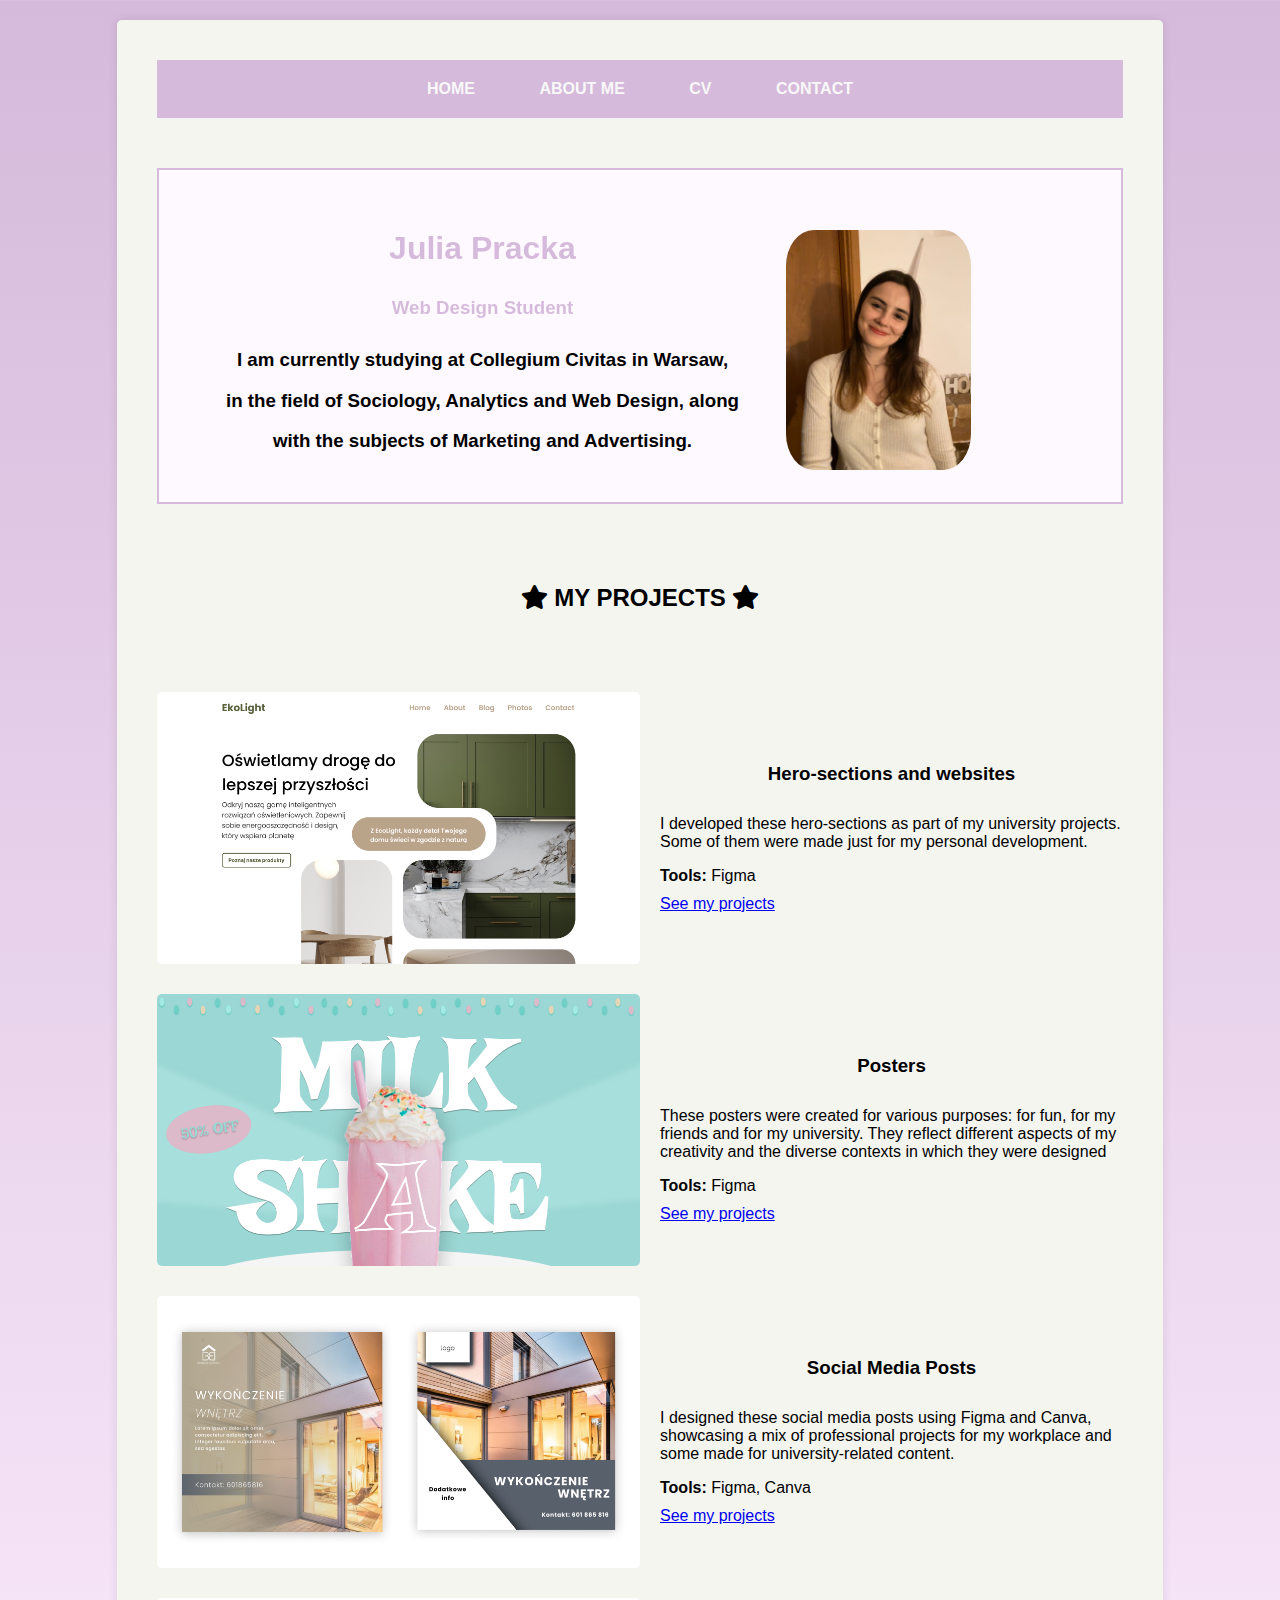
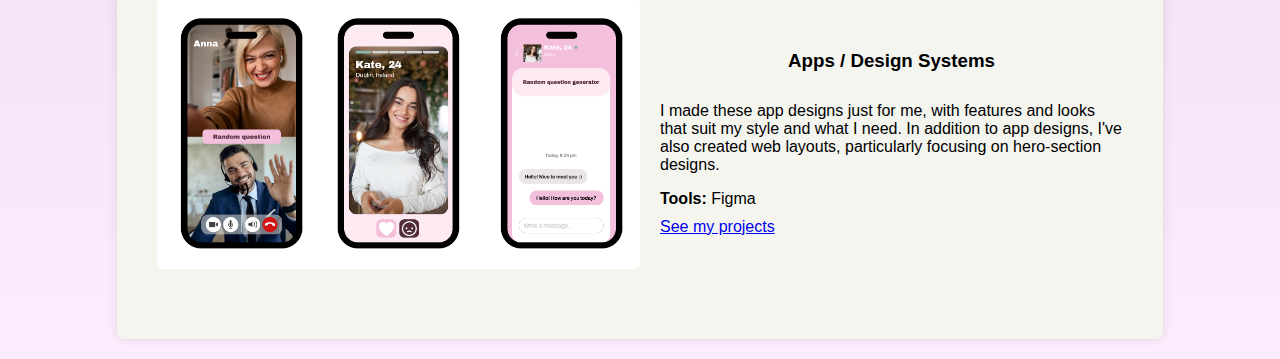
<file: index.html>
<!DOCTYPE html>
<html lang="en">
<head>
    <meta charset="UTF-8">
    <meta name="viewport" content="width=device-width, initial-scale=1.0">
    <title>Moje Portfolio</title>
    <link rel="stylesheet" href="https://cdnjs.cloudflare.com/ajax/libs/font-awesome/5.15.4/css/all.min.css">
</head>
<style>
body {
    font-family: Arial, sans-serif;
    margin: 0;
    padding: 0;
    background-color: #000000;background-image: linear-gradient(to bottom, #D5BADB, rgb(252, 236, 253)); /* Gradient kolorów */
    background-size: cover; /* Ustawienie tła na pełną szerokość i wysokość okna przeglądarki */
    background-position: center; /* Wyśrodkowanie tła */
    color: #000000; /* Kolor tekstu na tle gradientowym */
}
.container {
    max-width: 2000px;
    margin: 20px auto;
    margin-left: 117px;
   margin-right: 117px;
    padding: 20px;
    background-color: #f5f5f0;
    border-radius: 5px;
    box-shadow: 0 0 10px rgba(0, 0, 0, 0.1);
}
.section-background {
    background-color: #fef8ff; 
    max-width: 1200px;
    margin: 20px auto;
    margin-top: 50px;
    padding: 20px;
    max-height: fit-content;
border: 2px solid #D5BADB;
}
nav {
    text-align: center;
    margin-bottom: 20px;
}
nav ul {
    list-style-type: none;
    padding: 0;
    margin: 0;
    overflow: hidden;
    background-color: #D5BADB; /* Jasny kolor tła paska nawigacyjnego */
    
    
}
nav ul li {
    display: inline-block;
    margin-right: 20px;
   
}
nav ul li:last-child {
    margin-right: 0;
}
nav ul li a {
    display: block;
    color: #f8f8f8; /* Kolor tekstu linku */
    text-align: center;
    padding: 20px; /* Wielkość przycisku */
    text-decoration: none;
    font-weight: bold; /* Pogrubienie tekstu */
    font-family: 'Arial', sans-serif; /* Czcionka */
    transition: all 0.3s ease; /* Płynne przejście dla efektu hover */
   
    box-sizing: border-box; /* Obejście marginesu zewnętrznego */
}

nav ul li a:hover {
color: #D5BADB; /* Zmień kolor na pomarańczowy podczas najechania */
}

li a:hover {
background-color: #f3d7fc; /* Kolor tła po najechaniu */
color: #D5BADB; /* Kolor tekstu po najechaniu */
border-radius: 10px; /* Zaokrąglenie krawędzi */
}
h1 {
    text-align: center;
    margin-bottom: 30px;
    margin-top: 40px;

}
h2 {
    text-align: center;
    margin-top: 80px;
    margin-bottom: 80px;
}
h3{
    text-align: center;
    margin-bottom: 30px;
}
.project {
    margin-bottom: 30px;
}
.project img {
    width: 100%;
    border-radius: 5px;
}
.project h2 {
    margin-top: 10px;
}
.project p {
    margin-bottom: 10px;
}
.profile {
text-align: center;
margin-bottom: 30px;
}
.profile img {
width: 185px;
height: 240px;
float: right;
border-radius: 15%;
margin-bottom: 20px;
margin-right: 130px;
}  
span{
background: -webkit-linear-gradient(#D5BADB, #D5BADB);
-webkit-background-clip: text;
-webkit-text-fill-color: transparent;
}

.profile-info {
float: left; /* Informacje o profilu po lewej */
}
@media (min-width: 768px) {
    .container {
        padding: 40px;
    }
    .project {
        display: flex;
        align-items: center;
    }
    .project img {
        width: 50%;
        margin-right: 20px;
    }
}
</style>
<body>
    <div class="container">
        <nav>
            <ul>
                <li><a href="index.html">HOME</a></li>
                <li><a href="aboutme.html">ABOUT ME</a></li>
                <li><a href="cv.html">CV</a></li>
                <li><a href="contact.html">CONTACT</a></li>
            </ul>
        </nav>
        <div class="section-background">
        <div class="profile">
            <img src="img/profile.jpg" alt="Profile Picture">
            <h1><span>Julia Pracka</span></h1>
            <h3><span>Web Design Student</span><h3>
            <p>I am currently studying at Collegium Civitas in Warsaw,
                <p>in the field of Sociology, Analytics and Web Design, along</p>
                <p>with the subjects of Marketing and Advertising.</p>
        </div>
        </div>
        <h2><i class="fas fa-star"></i>  MY PROJECTS  <i class="fas fa-star"></i></h2>
        
        <div class="project">
            <img src="img/hero-section-projekt.png" alt="Project 1">
            <div>
                <h3>Hero-sections and websites</h3>
                <p>I developed these hero-sections as part of my university projects. Some of them were made just for my personal development. </p>
                <p><strong>Tools:</strong> Figma</p>
                <a href="hero.html">See my projects</a>
            </div>
        </div>
        
        <div class="project">
            <img src="img/milk shake.png" alt="Project 2">
            <div>
                <h3>Posters</h3>
                <p>These posters were created for various purposes: for fun, for my friends and for my university. They reflect different aspects of my creativity and the diverse contexts in which they were designed</p>
                <p><strong>Tools:</strong> Figma</p>
                <a href="poster.html">See my projects</a>
            </div>
        </div>
        <div class="project">
            <img src="img/smposts.png" alt="Project 2">
            <div>
                <h3>Social Media Posts</h3>
                <p>I designed these social media posts using Figma and Canva, showcasing a mix of professional projects for my workplace and some made for university-related content.</p>
                <p><strong>Tools:</strong> Figma, Canva</p>
                <a href="posts.html">See my projects</a>
            </div>
            </div>
            <div class="project">
                <img src="img/apki1.png" alt="Project 2">
                <div>
                    <h3>Apps / Design Systems</h3>
                    <p>I made these app designs just for me, with features and looks that suit my style and what I need. In addition to app designs, I've also created web layouts, particularly focusing on hero-section designs. </p>
                    <p><strong>Tools:</strong> Figma</p>
                    <a href="apps.html">See my projects</a>
                </div>
        </div>
        <!-- You can add more projects here -->

    </div>
</body>
</html>
</file>
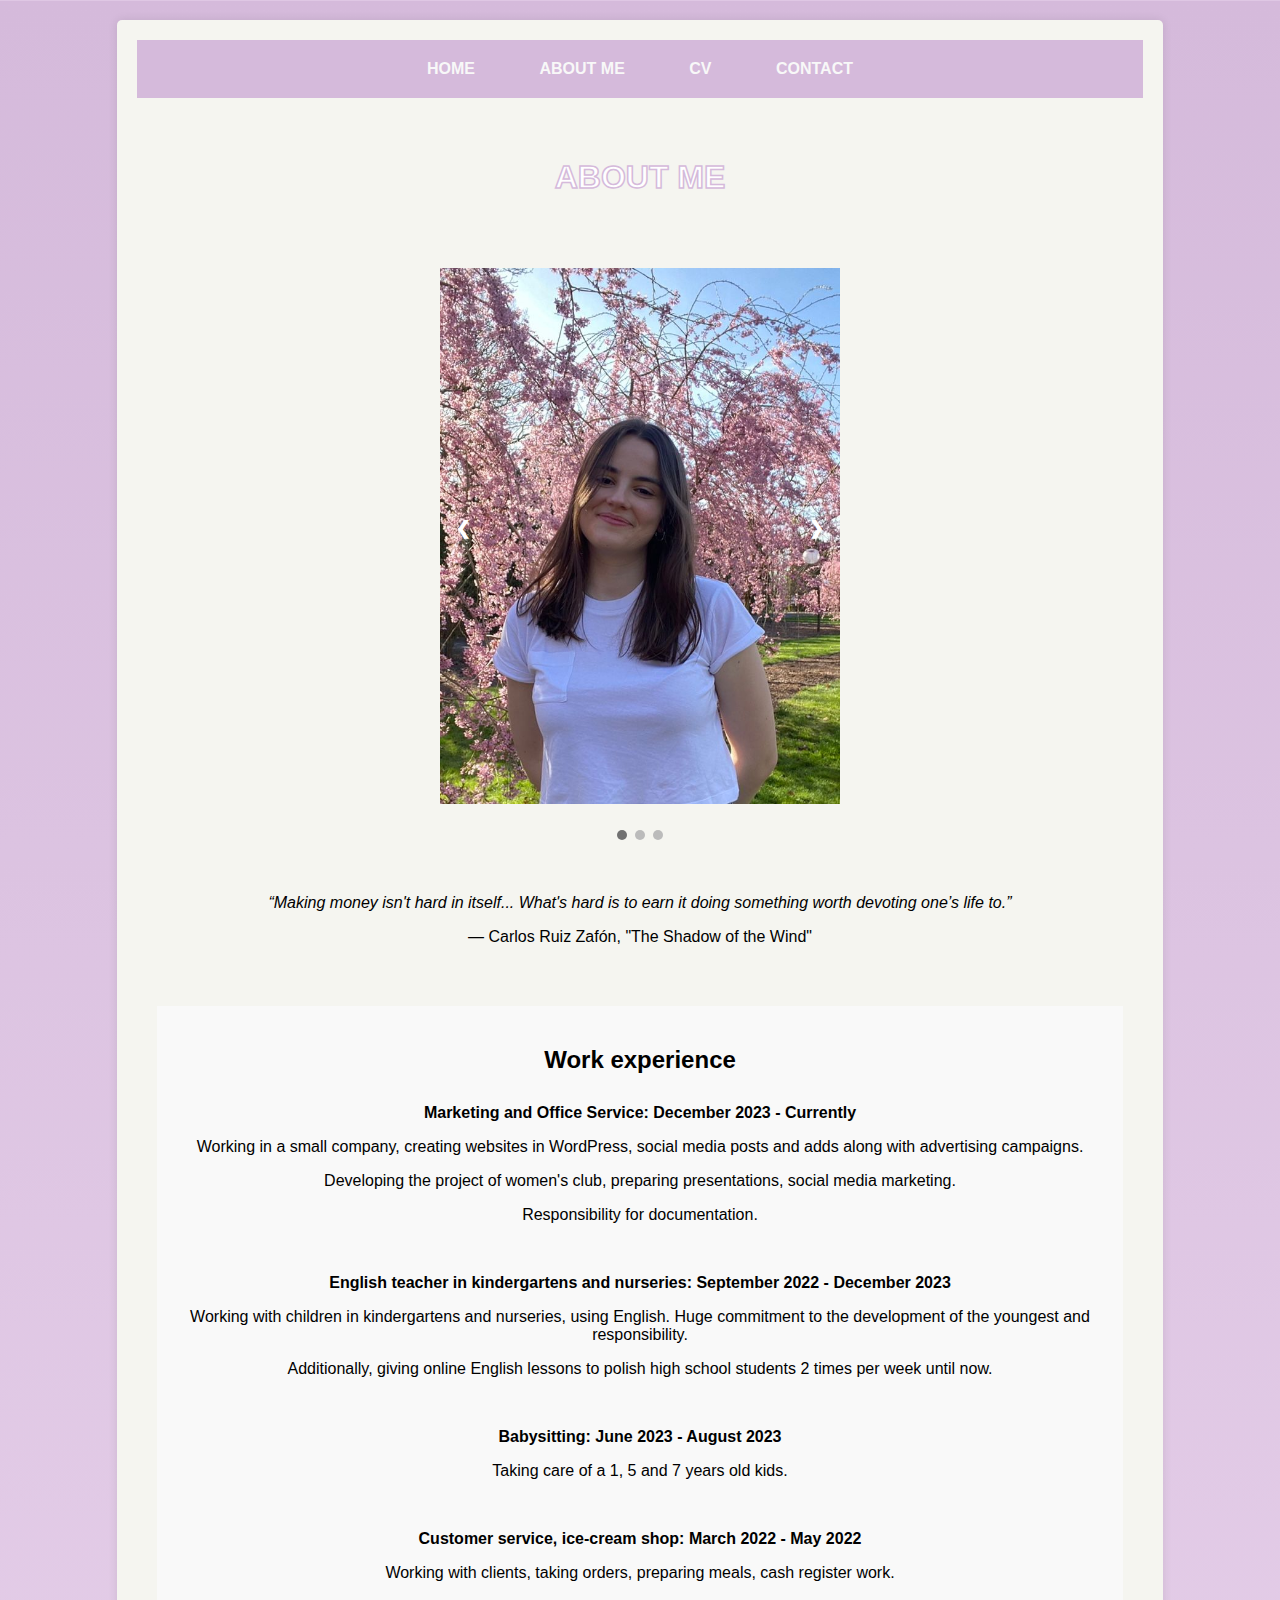
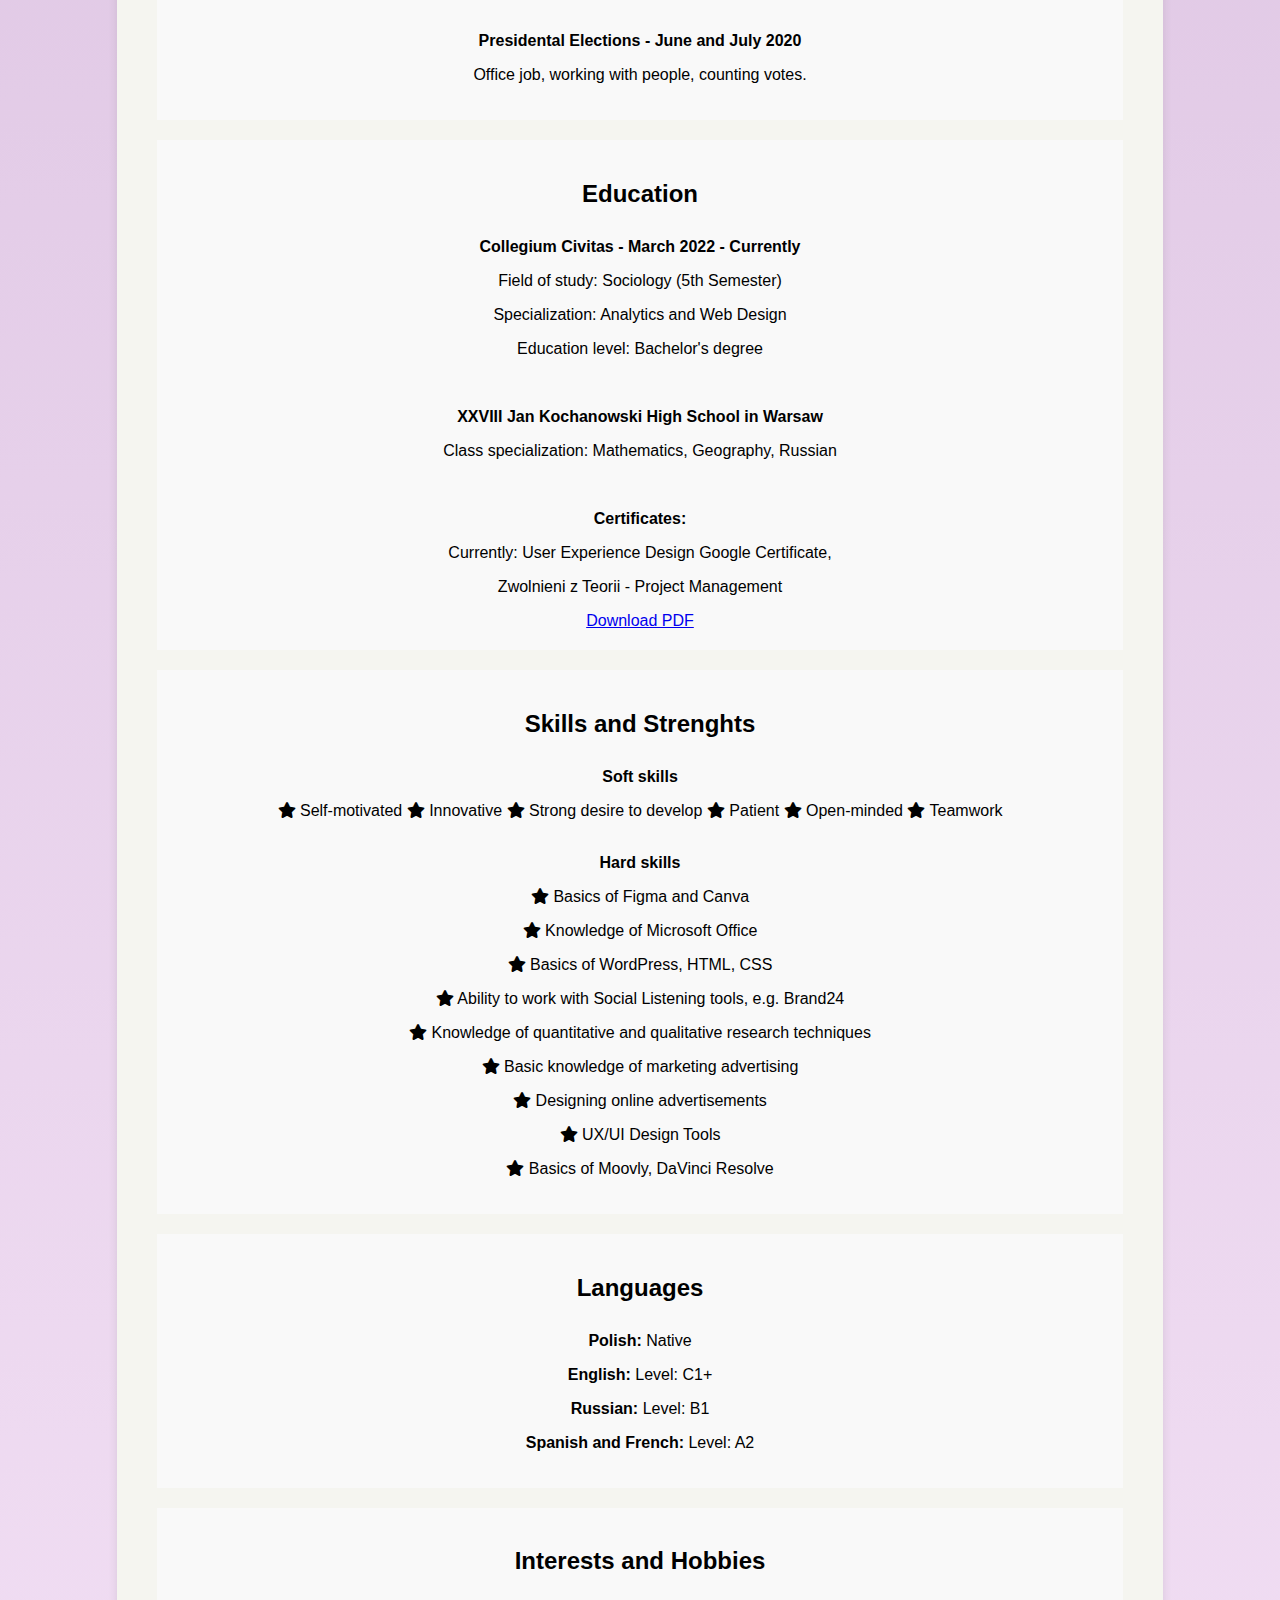
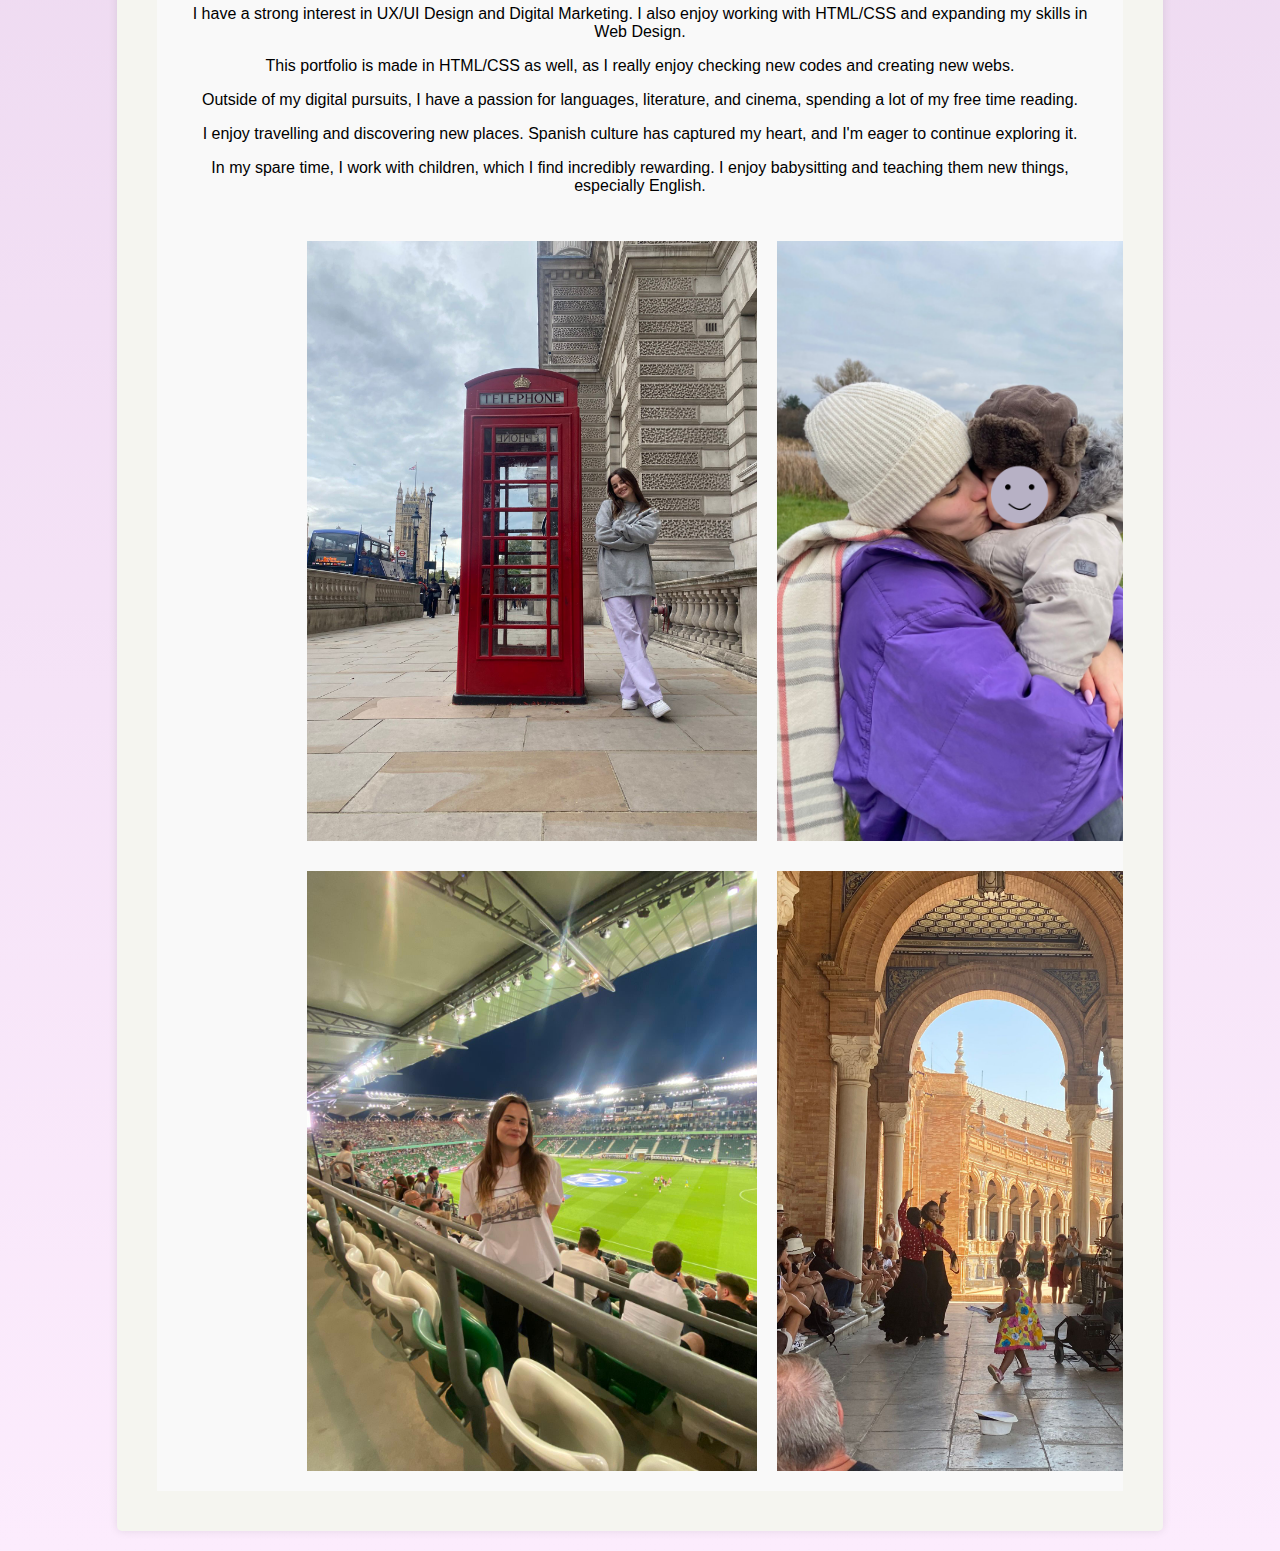
<file: aboutme.html>
<!DOCTYPE html>
<html lang="pl">
<head>
    <meta charset="UTF-8">
    <meta name="viewport" content="width=device-width, initial-scale=1.0">
    <link rel="stylesheet" href="https://cdnjs.cloudflare.com/ajax/libs/font-awesome/5.15.4/css/all.min.css">
    
    <title>Slider ze zdjęciami</title>
    <div class="container">
        <nav>
            <ul>
                <li><a href="index.html">HOME</a></li>
                <li><a href="aboutme.html">ABOUT ME</a></li>
                <li><a href="cv.html">CV</a></li>
                <li><a href="contact.html">CONTACT</a></li>
            </ul>
        </nav>
        <header>
            <h1><span class="special-word">ABOUT ME</span></h1>
        </header>
    <style>
        
        body {
            font-family: Arial, sans-serif;
            margin: 0;
            padding: 0;
            background-image: linear-gradient(to bottom, #D5BADB, rgb(252, 236, 253)); /* Gradient kolorów */
        background-size: cover; /* Ustawienie tła na pełną szerokość i wysokość okna przeglądarki */
        background-position: center; /* Wyśrodkowanie tła */
        color: #000000; /* Kolor tekstu na tle gradientowym */
        }
        .container {
            max-width: 2000px;
            margin: 20px auto;
            margin-left: 117px;
           margin-right: 117px;
            padding: 20px;
            background-color: #f5f5f0;
            border-radius: 5px;
            box-shadow: 0 0 10px rgba(0, 0, 0, 0.1);
        }
        .special-word {
    color: rgb(255, 255, 255); /* Ustaw kolor tekstu na biały */
    -webkit-text-stroke: 1.5px #D5BADB; /* Ustaw grubość i kolor obramowania */
}
        /* Stylizacja slidera */
        .slideshow-container {
            max-width: 400px;
            position: relative;
            margin: auto;
        }

        /* Stylizacja zdjęć */
        .mySlides {
            display: none;
            width: 100%;
        }

        /* Stylizacja przycisków do zmiany zdjęć */
        .prev, .next {
            cursor: pointer;
            position: absolute;
            top: 50%;
            width: auto;
            padding: 16px;
            margin-top: -22px;
            color: white;
            font-weight: bold;
            font-size: 18px;
            transition: 0.6s ease;
            border-radius: 0 3px 3px 0;
        }

        .next {
            right: 0;
            border-radius: 3px 0 0 3px;
        }

        /* Stylizacja punktów */
        .dot {
            cursor: pointer;
            height: 10px;
            width: 10px;
            margin: 0 2px;
            background-color: #bbb;
            border-radius: 50%;
            display: inline-block;
            transition: background-color 0.6s ease;
        }

        .active {
            background-color: #717171;
        }
        nav {
        text-align: center;
        margin-bottom: 20px;
    }
    nav ul {
        list-style-type: none;
        padding: 0;
        list-style-type: none;
        margin: 0;
        padding: 0;
        overflow: hidden;
        background-color: #D5BADB; /* Jasny kolor tła paska nawigacyjnego */
        
        
    }
    nav ul li {
        display: inline-block;
        margin-right: 20px;
       
    }
    nav ul li:last-child {
        margin-right: 0;
    }
    nav ul li a {
        display: block;
        color: #f8f8f8; /* Kolor tekstu linku */
        text-align: center;
        padding: 20px; /* Wielkość przycisku */
        text-decoration: none;
        font-weight: bold; /* Pogrubienie tekstu */
        font-family: 'Arial', sans-serif; /* Czcionka */
        transition: all 0.3s ease; /* Płynne przejście dla efektu hover */
       
        box-sizing: border-box; /* Obejście marginesu zewnętrznego */
    }

nav ul li a:hover {
    color: #D5BADB; /* Zmień kolor na pomarańczowy podczas najechania */
}
li:last-child a {
    border-right: none;
}
li a:hover {
    background-color: #f3d7fc; /* Kolor tła po najechaniu */
    color: #D5BADB; /* Kolor tekstu po najechaniu */
    border-radius: 10px; /* Zaokrąglenie krawędzi */
}
header {
    
    padding: 20px;
    text-align: center;
}

.about-me {
    text-align: center;
    margin: 20px;
    margin-bottom: 60px;
    margin-top: 50px;
}

.about-me img {
    width: 100px; /* Dostosuj szerokość zdjęcia */
    border-radius: 50%; /* Zaokrąglenie zdjęcia */
    margin-top: 20px;
}

/* Stylowanie sekcji wpisu na blogu */
.blog-post {
    background-color: #f9f9f9;
    text-align: center;
    padding: 20px;
    margin: 20px;
    overflow: hidden;
}

.blog-post h2 {
    margin-bottom: 30px; /* Dodaje odstęp między tytułem a treścią wpisu */
}
.blog-posta {
    background-color: #f9f9f9;
    text-align: center;
    padding: 20px;
    margin: 20px;
    overflow: hidden;
}

.blog-posta h2 {
    margin-bottom: 30px; /* Dodaje odstęp między tytułem a treścią wpisu */
}


/* Treść wpisu i zdjęcie */
.post-content {
    display: flex;
    align-items: center;
}



.post-content img {
    max-width: 30%; /* Zdjęcia zajmują maksymalnie połowę szerokości sekcji */
    margin-left: 20px; /* Odległość między tekstem a zdjęciem */
    flex-shrink: 0; /* Zdjęcie nie może się kurczyć */
}
img {
    width: 450px; /* ustawia szerokość na 300 pikseli */
    margin-top: 30px;
}

.images-container {
    display: flex;
    gap: 20px;
    width: 200px;
    height: 400; /* ustawia szerokość na 300 pikseli */
   margin-left: 130px;
}
.images-container2 {
    display: flex;
    gap: 20px;
    width: 200px;
    height: 400; /* ustawia szerokość na 300 pikseli */
   margin-left: 130px;
}

    </style>
</head>
<body>

<div class="slideshow-container">
    <!-- Zdjęcia -->
    <div class="mySlides fade">
        <img src="img/kwiat.jpg" style="width:100%">
    </div>

    <div class="mySlides fade">
        <img src="img/Zdjęcie WhatsApp 2024-03-28 o 17.23.28_410b0ae3.jpg" style="width:100%">
    </div>

    <div class="mySlides fade">
        <img src="img/Zdjęcie WhatsApp 2024-03-28 o 17.24.23_59c23f48.jpg" style="width:100%">
    </div>

    <div class="mySlides fade">
        <img src="img/komunia.jpg" style="width:100%">
    </div>

    <div class="mySlides fade">
        <img src="img/kaktus.jpg" style="width:100%">
    </div>


    <!-- Przyciski zmiany zdjęć -->
    <a class="prev" onclick="plusSlides(-1)">❮</a>
    <a class="next" onclick="plusSlides(1)">❯</a>
</div>
<br>

<!-- Punkty -->
<div style="text-align:center">
    <span class="dot" onclick="currentSlide(1)"></span>
    <span class="dot" onclick="currentSlide(2)"></span>
    <span class="dot" onclick="currentSlide(3)"></span>
</div>

<script>
    var slideIndex = 1;
    showSlides(slideIndex);

    function plusSlides(n) {
        showSlides(slideIndex += n);
    }

    function currentSlide(n) {
        showSlides(slideIndex = n);
    }

    function showSlides(n) {
        var i;
        var slides = document.getElementsByClassName("mySlides");
        var dots = document.getElementsByClassName("dot");
        if (n > slides.length) {slideIndex = 1}
        if (n < 1) {slideIndex = slides.length}
        for (i = 0; i < slides.length; i++) {
            slides[i].style.display = "none";
        }
        for (i = 0; i < dots.length; i++) {
            dots[i].className = dots[i].className.replace(" active", "");
        }
        slides[slideIndex-1].style.display = "block";
        dots[slideIndex-1].className += " active";
    }
</script>


<main>
    <section class="about-me">
        
        <p><em>“Making money isn't hard in itself... What's hard is to earn it doing something worth devoting one’s life to.”</em></p>


            <p>― Carlos Ruiz Zafón, "The Shadow of the Wind"</p>
        
    </section>

    <!-- Kolejne sekcje z wpisami na blogu -->
    
    <section class="blog-post">
        <h2> Work experience</h2>
        <p> <strong>Marketing and Office Service: December 2023 - Currently</strong></p>
         <p>Working in a small company, creating websites in
            WordPress, social media posts and adds along with
            advertising campaigns. </p>
            <p>Developing the project of women's club, preparing presentations, social media marketing.</p>
            <p>Responsibility for documentation.</p>
            <br>
            <p> <strong>English teacher in kindergartens and nurseries: September 2022 - December 2023</strong></p>
            <p>Working with children in kindergartens and nurseries, using English. 
                Huge commitment to the development of the youngest and responsibility.</p>
            <p>Additionally, giving online English lessons to polish high school students 2 times per week until now.</p>
                <br>
            <p> <strong>Babysitting: June 2023 - August 2023</strong></p>
            <p>Taking care of a 1, 5 and 7 years old kids.</p>
                <br>
            <p> <strong>Customer service, ice-cream shop: March 2022 - May 2022</strong></p>
            <p>Working with clients, taking orders, preparing meals, cash register work.</p>
            <br>
            <p> <strong>Presidental Elections - June and July 2020</strong></p>
            <p>Office job, working with people, counting votes.</p>
    </section>

    <section class="blog-post">
        <h2>Education</h2>
        <p><strong>Collegium Civitas - March 2022 - Currently</strong> </p>
        <p>  Field of study: Sociology (5th Semester)</p>
             <p>Specialization: Analytics and Web Design</p>
             <p>Education level: Bachelor's degree</p>
             <br>
             <p><strong>XXVIII Jan Kochanowski High School in Warsaw </strong> </p>
        <p>  Class specialization: Mathematics, Geography, Russian</p>
        <br>
        <p><strong>Certificates:</strong></p>
        <p>Currently: User Experience Design Google Certificate, </p>
          <p> Zwolnieni z Teorii - Project Management</p>
        <a href="zwolnieni_z_teorii.pdf" download>Download PDF</a>
    </section>

    <section class="blog-posta">
        
        <h2>Skills and Strenghts</h2>
        
        <p><strong>Soft skills</strong></p>
        
        <p><i class="fas fa-star"></i> Self-motivated <i class="fas fa-star"></i> Innovative <i class="fas fa-star"></i> Strong desire to develop  <i class="fas fa-star"></i> Patient <i class="fas fa-star"></i> Open-minded   <i class="fas fa-star"></i> Teamwork
            <br>
            <br>
            <p><strong>Hard skills</strong></p>
                                <p><i class="fas fa-star"></i> Basics of Figma and Canva
                                    <p><i class="fas fa-star"></i> Knowledge of Microsoft Office
                                        <p><i class="fas fa-star"></i> Basics of WordPress, HTML, CSS
                                            <p><i class="fas fa-star"></i> Ability to work with Social Listening tools, e.g. Brand24
                                                <p><i class="fas fa-star"></i> Knowledge of quantitative and qualitative research techniques
                                                    <p><i class="fas fa-star"></i> Basic knowledge of marketing advertising
                                                        <p><i class="fas fa-star"></i> Designing online advertisements
                                                            <p><i class="fas fa-star"></i> UX/UI Design Tools
                                                                <p><i class="fas fa-star"></i> Basics of Moovly, DaVinci Resolve</p>
        
    </section>

    <section class="blog-post">
        <h2>Languages</h2>
        <p><strong>Polish: </strong> Native</p>

<p><strong>English: </strong> Level: C1+</p>

<p><strong>Russian: </strong>Level: B1</p>

<p><strong>Spanish and French: </strong>Level: A2</p>



       
             
    </section>


    <section class="blog-post">
        <h2>Interests and Hobbies</h2>
        <!-- Tutaj dodajemy treść wpisu -->
        <p> I have a strong interest in UX/UI Design and Digital Marketing. I also enjoy working with HTML/CSS and expanding my skills in Web Design. 
            <p>This portfolio is made in HTML/CSS as well, as I really enjoy checking new codes and creating new webs.</p>
             <p>Outside of my digital pursuits, I have a passion for languages, literature, and cinema, spending a lot of my free time reading. </p>
             <p>I enjoy travelling and discovering new places. Spanish culture has captured my heart, and I'm eager to continue exploring it.</p>
             <p>In my spare time, I work with children, which I find incredibly rewarding. I enjoy babysitting and teaching them new things, especially English.</p>
             <div class="images-container">
                <img src="img/londonzdj.jpg" alt="Obrazek 1">
                <img src="img/gabi1.png" alt="Obrazek 2">
                  </div>
                <div class="images-container2">
                <img src="img/foot.jpg" alt="Obrazek 1">
                <img src="img/sewilla.jpg" alt="Obrazek 2">
            </div>
      
        
             
    </section>
    <!-- Dodaj więcej sekcji z wpisami na blogu -->

</main>

</body>
</html>
</file>
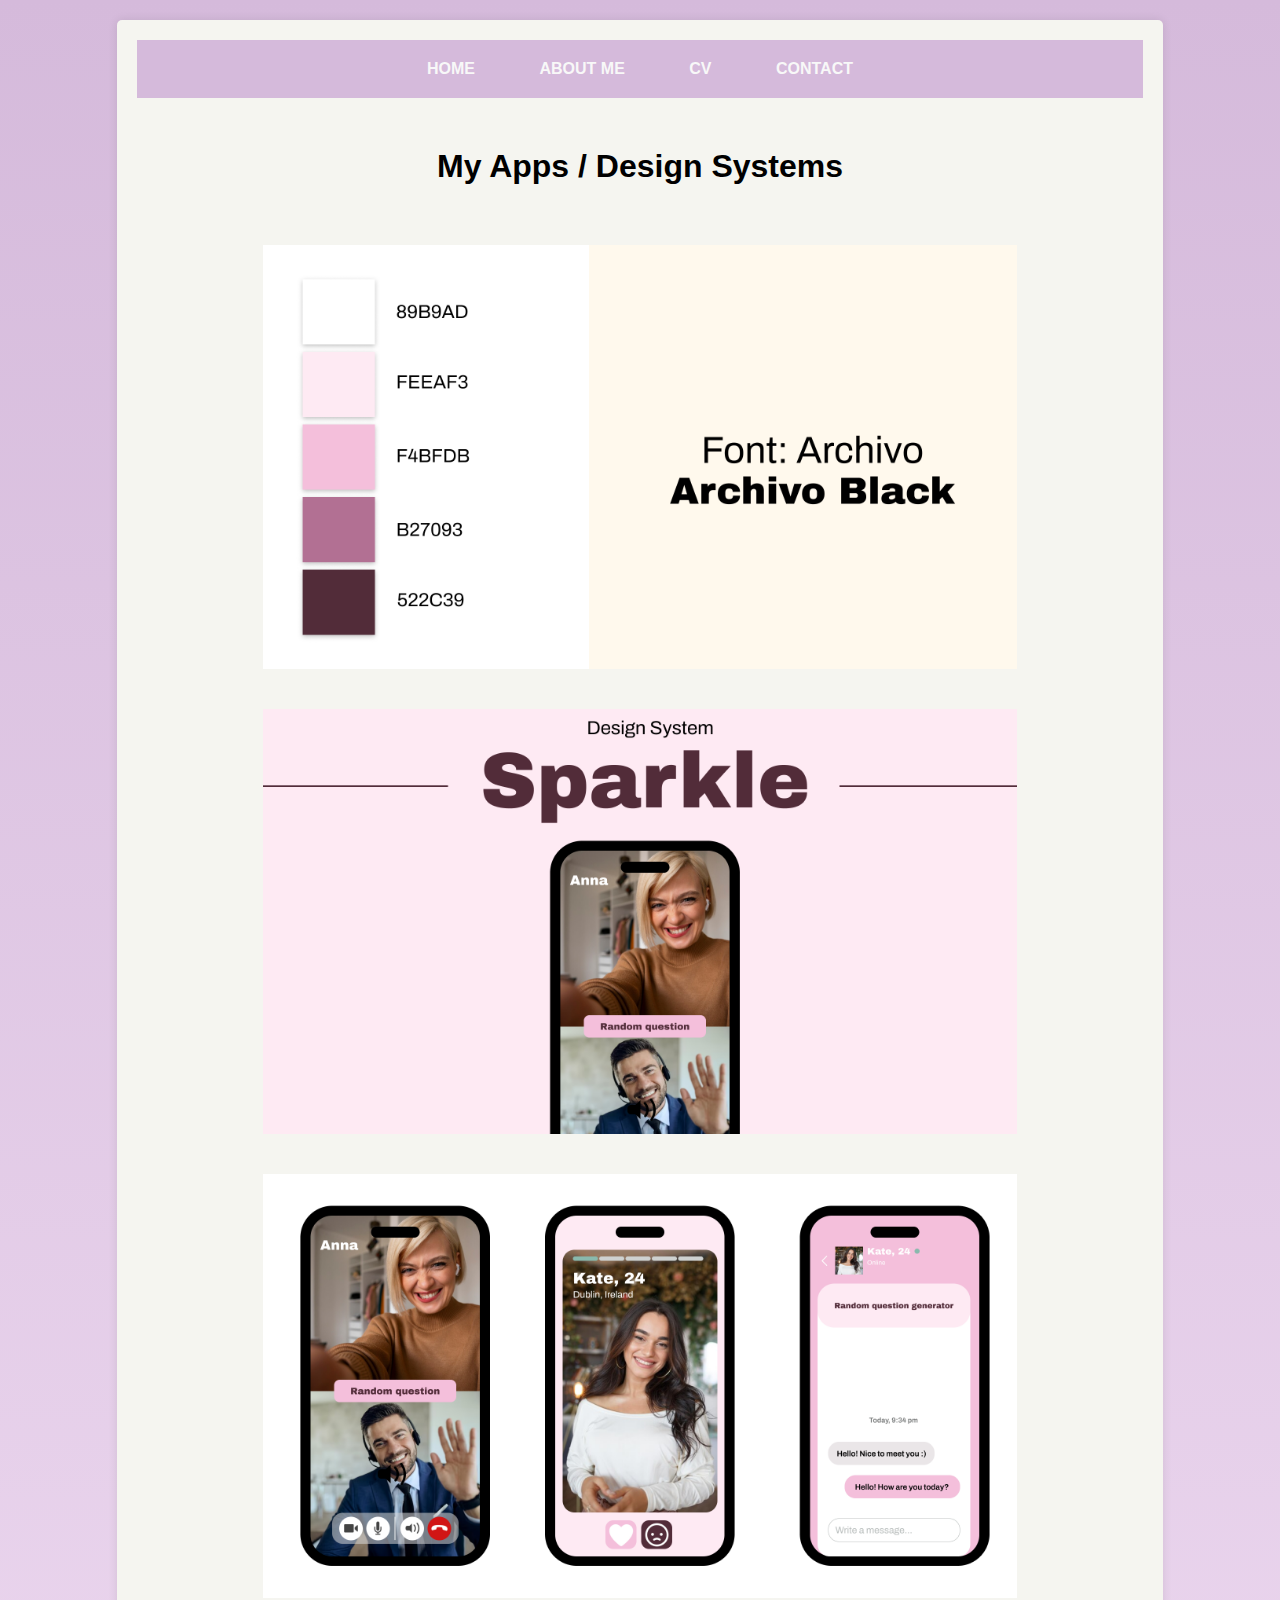
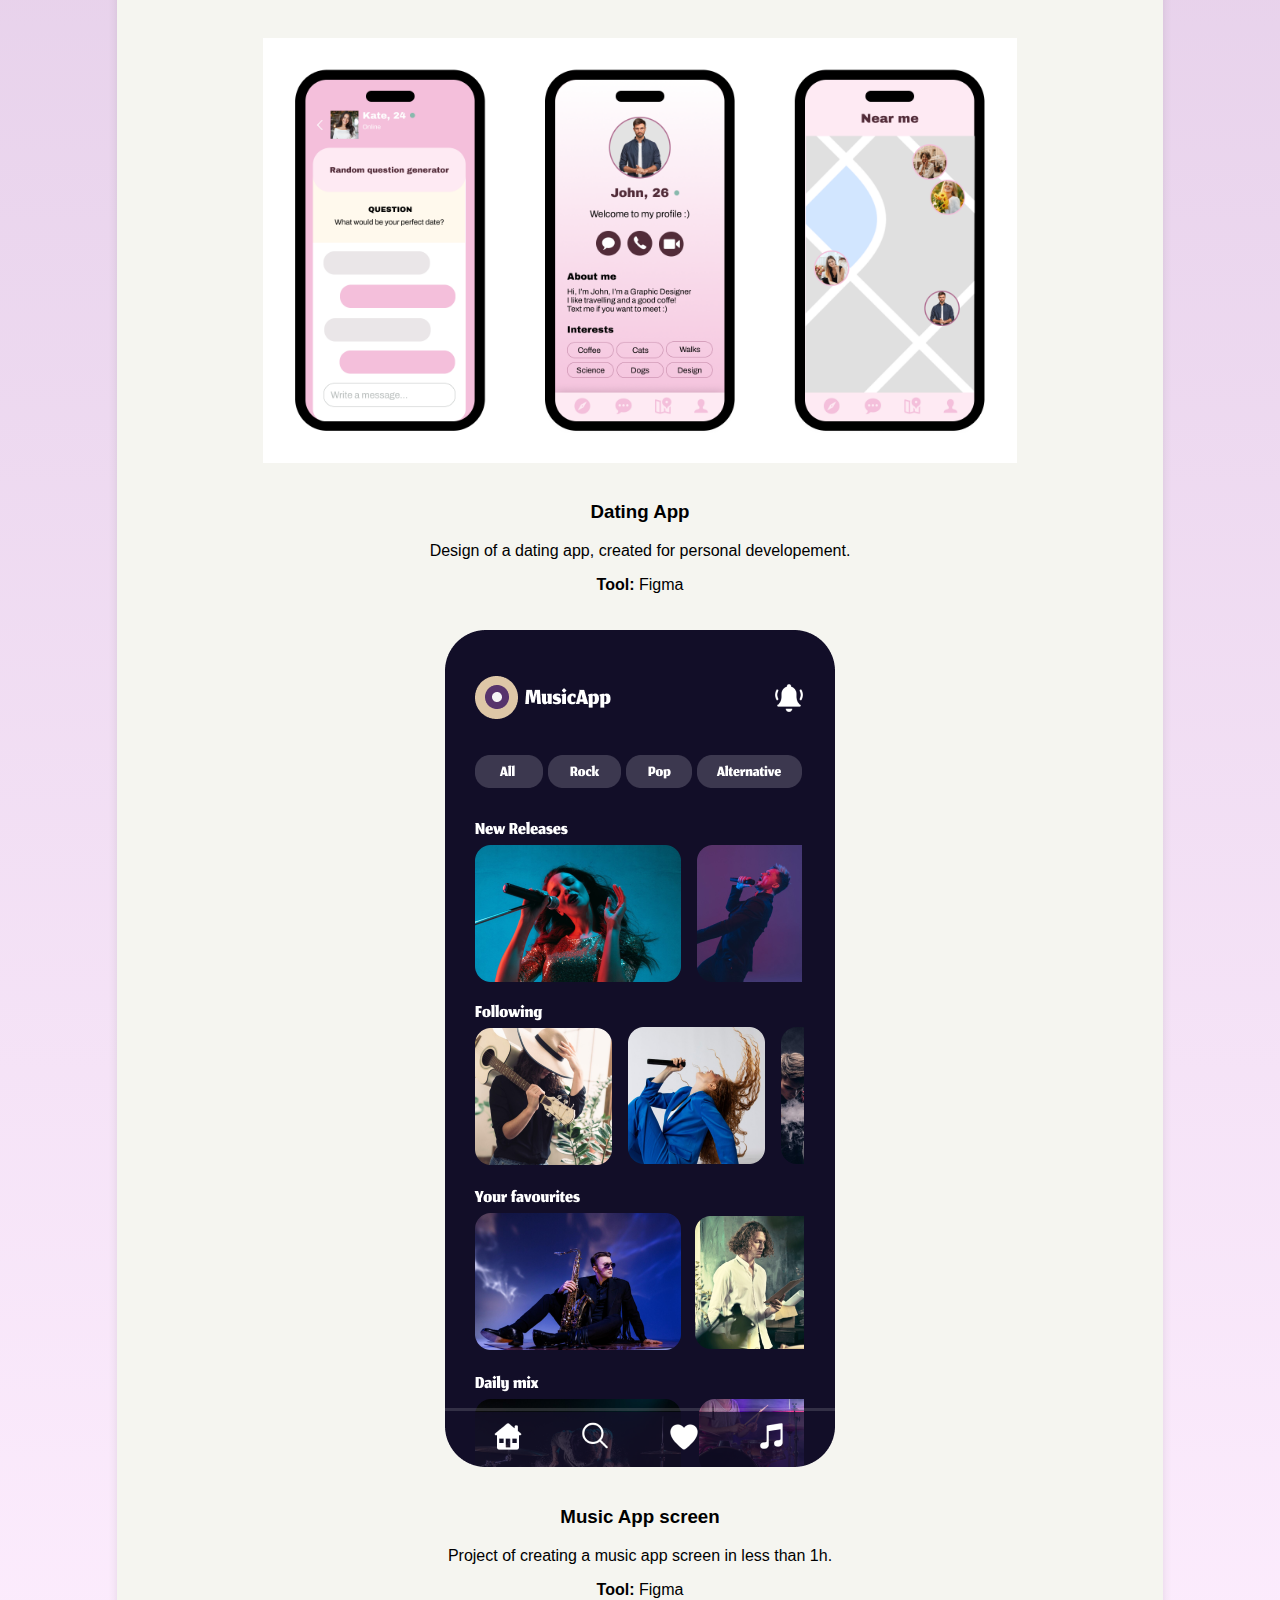
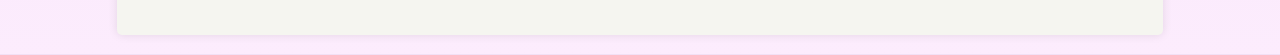
<file: apps.html>
<!DOCTYPE html>
<html lang="en">
<head>
    <meta charset="UTF-8">
    <meta name="viewport" content="width=device-width, initial-scale=1.0">

    <!DOCTYPE html>
<html lang="pl">
<head>
    <meta charset="UTF-8">
    <meta name="viewport" content="width=device-width, initial-scale=1.0">
    <title>CV</title>
    <style>
        /* Stylizacja */
        body {
            font-family: Arial, sans-serif;
            margin: 0;
            padding: 0;
            background-image: linear-gradient(to bottom, #D5BADB, rgb(252, 236, 253)); /* Gradient kolorów */
        background-size: cover; /* Ustawienie tła na pełną szerokość i wysokość okna przeglądarki */
        background-position: center; /* Wyśrodkowanie tła */
        color: #000000; /* Kolor tekstu na tle gradientowym */
        }
        .container {

            max-width: 2000px;
            margin: 20px auto;
            margin-left: 117px;
           margin-right: 117px;
            padding: 20px;
            background-color: #f5f5f0;
            border-radius: 5px;
            box-shadow: 0 0 10px rgba(0, 0, 0, 0.1);
        }
        nav {
        text-align: center;
        margin-bottom: 20px;
    }
    nav ul {
        list-style-type: none;
        padding: 0;
        list-style-type: none;
        margin: 0;
        padding: 0;
        overflow: hidden;
        background-color: #D5BADB; /* Jasny kolor tła paska nawigacyjnego */
        
        
    }
    nav ul li {
        display: inline-block;
        margin-right: 20px;
       
    }
    nav ul li:last-child {
        margin-right: 0;
    }
    nav ul li a {
        display: block;
        color: #f8f8f8; /* Kolor tekstu linku */
        text-align: center;
        padding: 20px; /* Wielkość przycisku */
        text-decoration: none;
        font-weight: bold; /* Pogrubienie tekstu */
        font-family: 'Arial', sans-serif; /* Czcionka */
        transition: all 0.3s ease; /* Płynne przejście dla efektu hover */
       
        box-sizing: border-box; /* Obejście marginesu zewnętrznego */
    }

nav ul li a:hover {
    color: #D5BADB; /* Zmień kolor na pomarańczowy podczas najechania */
}
li:last-child a {
    border-right: none;
}
li a:hover {
    background-color: #f3d7fc; /* Kolor tła po najechaniu */
    color: #D5BADB; /* Kolor tekstu po najechaniu */
    border-radius: 10px; /* Zaokrąglenie krawędzi */
}
        header {
            background-color: #333;
            color: #fff;
            padding: 20px;
            text-align: center;
        }
        img {
            max-width: 75%;
            height: auto;
            display: block;
            margin: 0 auto;
            padding: 20px;
        }
        h2 {
            text-align: center;
            margin-top: 50px;
        }
        a {
            color: black;
       
        }
        .pdf{
            margin-left: 550px;
            margin-top: 30px;
            margin-bottom: 30px;
        }
        h1{
            text-align: center;
            margin-top: 50px;
            margin-bottom: 40px;
        }
        p{
            text-align: center;
        }
        h3{
            text-align: center;
        }
        
    </style>
</head>
<body>
    <div class="container">
        <nav>
            <ul>
                <li><a href="home.html">HOME</a></li>
                <li><a href="aboutme.html">ABOUT ME</a></li>
                <li><a href="cv.html">CV</a></li>
                <li><a href="contact.html">CONTACT</a></li>
            </ul>
        </nav>
        <main>
            <h1>My Apps / Design Systems</h1>
            <div class="project">
                <img src="img/kolorki (1).png" alt="Project 1">
                <img src="img/design sys.png" alt="Project 1">
                <img src="img/apki1.png" alt="Project 1">
                <img src="img/apki2 (1).png" alt="Project 1">
                <div>
                    <h3>Dating App</h3>
                    <p>Design of a dating app, created for personal developement.</p>
                    <p><strong>Tool:</strong> Figma</p>
                  
                </div>
            </div>
            <div class="project">
                <img src="img/music screen.png" alt="Project 1">
                <div>
                    <h3>Music App screen</h3>
                    <p>Project of creating a music app screen in less than 1h.</p>
                    <p><strong>Tool:</strong> Figma</p>
                  
                </div>

            </div>
    </body>
    </html>
</file>
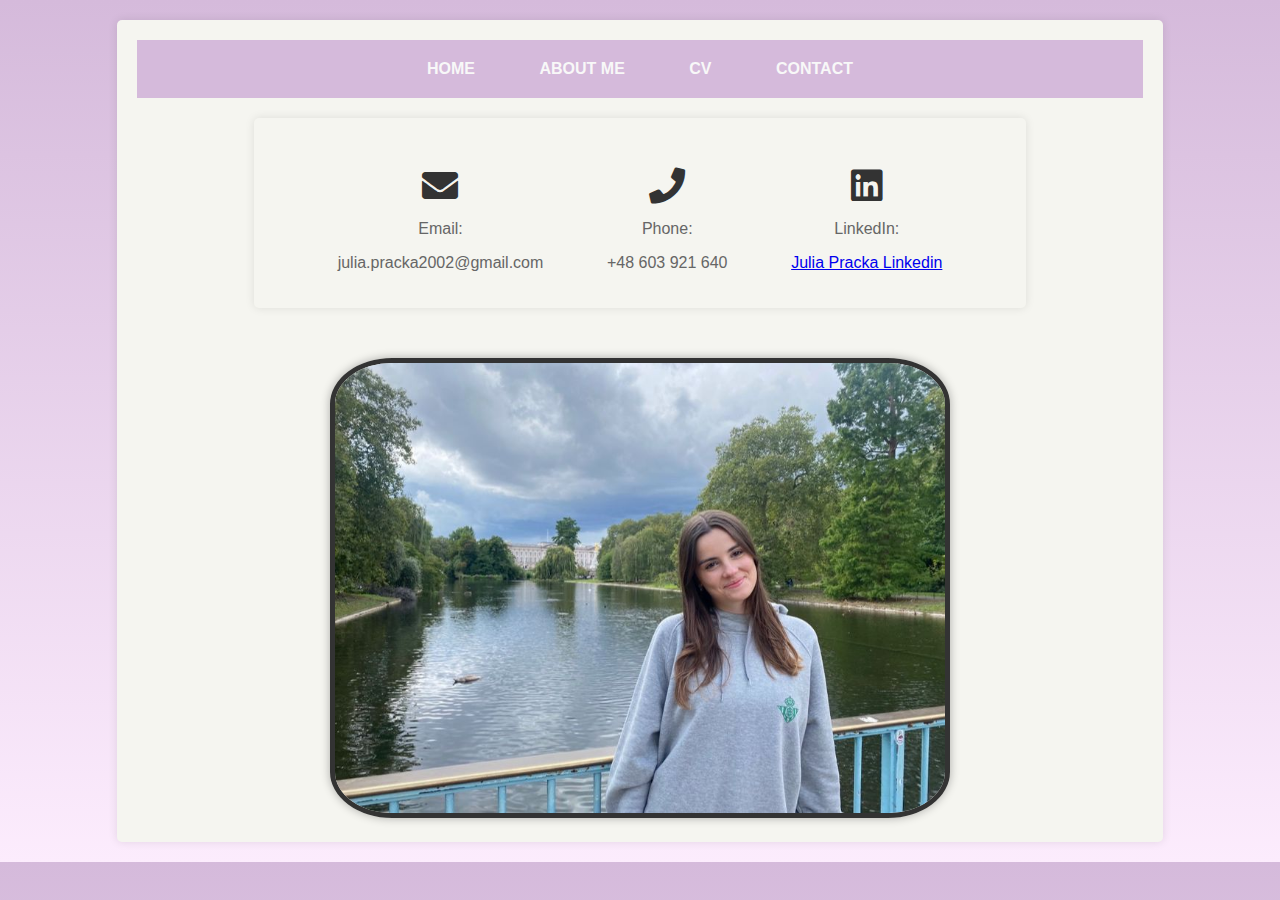
<file: contact.html>
<!DOCTYPE html>
<html lang="pl">
<head>
<meta charset="UTF-8">
<meta name="viewport" content="width=device-width, initial-scale=1.0">
<title>Kontakt</title>
<div class="container">
    <nav>
        <ul>
            <li><a href="index.html">HOME</a></li>
            <li><a href="aboutme.html">ABOUT ME</a></li>
            <li><a href="cv.html">CV</a></li>
            <li><a href="contact.html">CONTACT</a></li>
        </ul>
    </nav>
<style>
    /* Stylizacja */
    body {
            font-family: Arial, sans-serif;
            margin: 0;
            padding: 0;
            background-image: linear-gradient(to bottom, #D5BADB, rgb(252, 236, 253)); /* Gradient kolorów */
        background-size: cover; /* Ustawienie tła na pełną szerokość i wysokość okna przeglądarki */
        background-position: center; /* Wyśrodkowanie tła */
        color: #000000; /* Kolor tekstu na tle gradientowym */
        }
        .container {
            max-width: 2000px;
            margin: 20px auto;
            margin-left: 117px;
           margin-right: 117px;
            padding: 20px;
            background-color: #f5f5f0;
            border-radius: 5px;
            box-shadow: 0 0 10px rgba(0, 0, 0, 0.1);
        }


    h1 {
        text-align: center;
        color: #333;
    }

    .contact-info {
        display: flex;
        justify-content: space-evenly;
        margin-top: 30px;
    }

    .contact-info div {
        text-align: center;
    }

    .contact-info i {
        font-size: 36px;
        color: #333;
    }

    .contact-info p {
        color: #666;
    }

    nav {
        text-align: center;
        margin-bottom: 20px;
    }
    nav ul {
        list-style-type: none;
        padding: 0;
        list-style-type: none;
        margin: 0;
        padding: 0;
        overflow: hidden;
        background-color: #D5BADB; /* Jasny kolor tła paska nawigacyjnego */
        
        
    }
    nav ul li {
        display: inline-block;
        margin-right: 20px;
       
    }
    nav ul li:last-child {
        margin-right: 0;
    }
    nav ul li a {
        display: block;
        color: #f8f8f8; /* Kolor tekstu linku */
        text-align: center;
        padding: 20px; /* Wielkość przycisku */
        text-decoration: none;
        font-weight: bold; /* Pogrubienie tekstu */
        font-family: 'Arial', sans-serif; /* Czcionka */
        transition: all 0.3s ease; /* Płynne przejście dla efektu hover */
       
        box-sizing: border-box; /* Obejście marginesu zewnętrznego */
    }

nav ul li a:hover {
    color: #D5BADB; /* Zmień kolor na pomarańczowy podczas najechania */
}
li:last-child a {
    border-right: none;
}
li a:hover {
    background-color: #f3d7fc; /* Kolor tła po najechaniu */
    color: #D5BADB; /* Kolor tekstu po najechaniu */
    border-radius: 10px; /* Zaokrąglenie krawędzi */
}
    .contact-form {
        margin-top: 30px;
    }

    .form-group {
        margin-bottom: 20px;
    }

    .form-group label {
        display: block;
        font-weight: bold;
        color: #333;
    }

    .form-group input[type="text"],
    .form-group input[type="email"],
    .form-group textarea {
        width: calc(100% - 20px);
        padding: 10px;
        border: 1px solid #ccc;
        border-radius: 5px;
        box-sizing: border-box;
    }

    .form-group textarea {
        height: 150px;
    }

    .form-group input[type="submit"] {
        background-color: #333;
        color: #fff;
        border: none;
        padding: 10px 20px;
        cursor: pointer;
        border-radius: 5px;
    }

    .form-group input[type="submit"]:hover {
        background-color: #555;
    }
    .profile-picture {
        text-align: center;
        margin-top: 50px;
    }

    .profile-picture img {
        width:610px;
        height: 450px;
        border-radius: 10%;
        border: 5px solid #333;
        box-shadow: 0px 0px 10px rgba(0, 0, 0, 0.3);
    }
</style>
</head>
<body>

<div class="container">
    <div class="contact-info">
        <div>
            <i class="fas fa-envelope"></i>
            <p>Email:</p>
            <p>julia.pracka2002@gmail.com</p>
        </div>
        <div>
            <i class="fas fa-phone"></i>
            <p>Phone:</p>
            <p>+48 603 921 640</p>
        </div>
        <div>
            <i class="fab fa-linkedin"></i>
            <p>LinkedIn:</p>
            <p><a href="https://www.linkedin.com/in/julia-pracka-902771286/" class="Linkedin-icon">Julia Pracka Linkedin</a></p>
        </div>
    </div>
</div>
<div class="profile-picture">
    <img src="img/contactlondon.jpg" alt="Twoje zdjęcie profilowe">
</div>
<!-- Ikony Font Awesome -->
<link rel="stylesheet" href="https://cdnjs.cloudflare.com/ajax/libs/font-awesome/5.15.4/css/all.min.css">

</body>
</html>
</file>
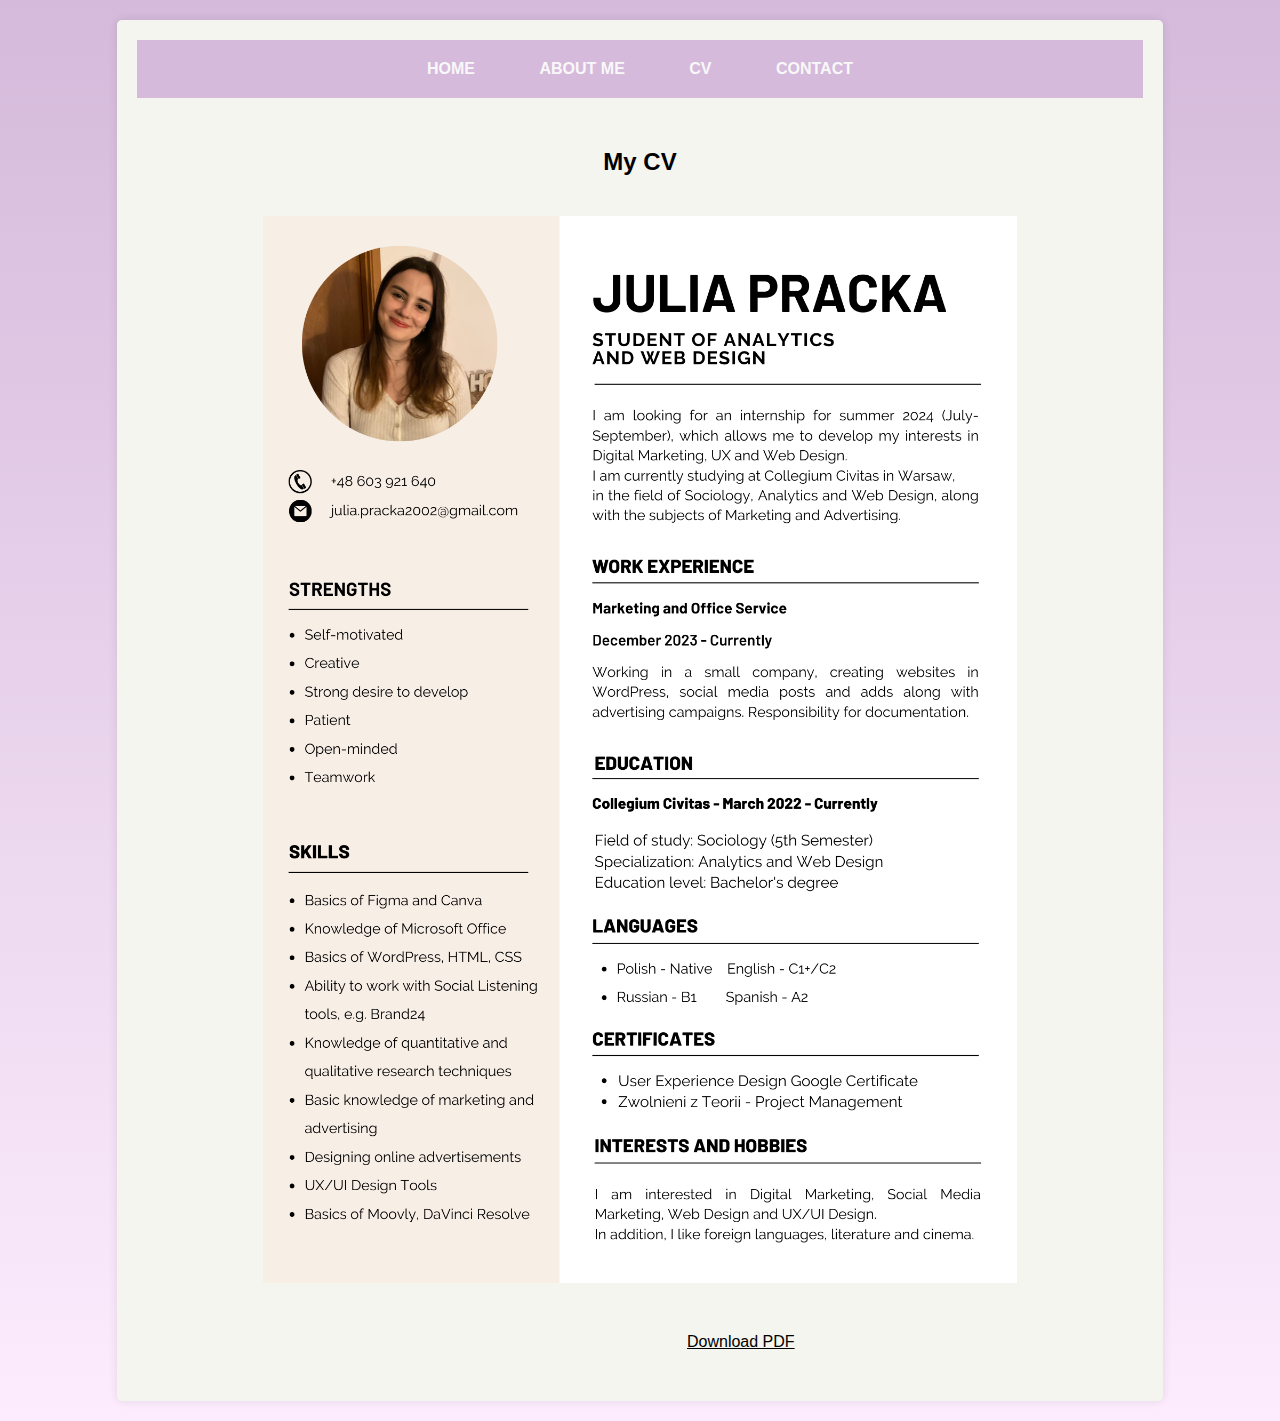
<file: cv.html>
<!DOCTYPE html>
<html lang="en">
<head>
    <meta charset="UTF-8">
    <meta name="viewport" content="width=device-width, initial-scale=1.0">

    <!DOCTYPE html>
<html lang="pl">
<head>
    <meta charset="UTF-8">
    <meta name="viewport" content="width=device-width, initial-scale=1.0">
    <title>CV</title>
    <style>
        /* Stylizacja */
        body {
            font-family: Arial, sans-serif;
            margin: 0;
            padding: 0;
            background-image: linear-gradient(to bottom, #D5BADB,  rgb(252, 236, 253)); /* Gradient kolorów */
        background-size: cover; /* Ustawienie tła na pełną szerokość i wysokość okna przeglądarki */
        background-position: center; /* Wyśrodkowanie tła */
        color: #000000; /* Kolor tekstu na tle gradientowym */
        }
        .container {

            max-width: 2000px;
            margin: 20px auto;
            margin-left: 117px;
           margin-right: 117px;
            padding: 20px;
            background-color: #f5f5f0;
            border-radius: 5px;
            box-shadow: 0 0 10px rgba(0, 0, 0, 0.1);
        }
        nav {
        text-align: center;
        margin-bottom: 20px;
    }
    nav ul {
        list-style-type: none;
        padding: 0;
        list-style-type: none;
        margin: 0;
        padding: 0;
        overflow: hidden;
        background-color: #D5BADB; /* Jasny kolor tła paska nawigacyjnego */
        
        
    }
    nav ul li {
        display: inline-block;
        margin-right: 20px;
       
    }
    nav ul li:last-child {
        margin-right: 0;
    }
    nav ul li a {
        display: block;
        color: #f8f8f8; /* Kolor tekstu linku */
        text-align: center;
        padding: 20px; /* Wielkość przycisku */
        text-decoration: none;
        font-weight: bold; /* Pogrubienie tekstu */
        font-family: 'Arial', sans-serif; /* Czcionka */
        transition: all 0.3s ease; /* Płynne przejście dla efektu hover */
       
        box-sizing: border-box; /* Obejście marginesu zewnętrznego */
    }

nav ul li a:hover {
    color: #D5BADB; /* Zmień kolor na pomarańczowy podczas najechania */
}
li:last-child a {
    border-right: none;
}
li a:hover {
    background-color: #f3d7fc; /* Kolor tła po najechaniu */
    color: #D5BADB; /* Kolor tekstu po najechaniu */
    border-radius: 10px; /* Zaokrąglenie krawędzi */
}
        header {
            background-color: #333;
            color: #fff;
            padding: 20px;
            text-align: center;
        }
        img {
            max-width: 75%;
            height: auto;
            display: block;
            margin: 0 auto;
            padding: 20px;
        }
        h2 {
            text-align: center;
            margin-top: 50px;
        }
        a {
            color: black;
       
        }
        .pdf{
            margin-left: 550px;
            margin-top: 30px;
            margin-bottom: 30px;
        }
    </style>
</head>
<body>
    <div class="container">
        <nav>
            <ul>
                <li><a href="index.html">HOME</a></li>
                <li><a href="aboutme.html">ABOUT ME</a></li>
                <li><a href="cv.html">CV</a></li>
                <li><a href="contact.html">CONTACT</a></li>
            </ul>
        </nav>
    <main>
        <h2>My CV</h2>
        <img src="img/pracka_julia_cv.png" alt="Opis obrazka">
    </main>
    <div class="pdf">
    <a href="pracka_julia_cv (1).pdf" download>Download PDF</a></div>
</body>
</html>
</file>
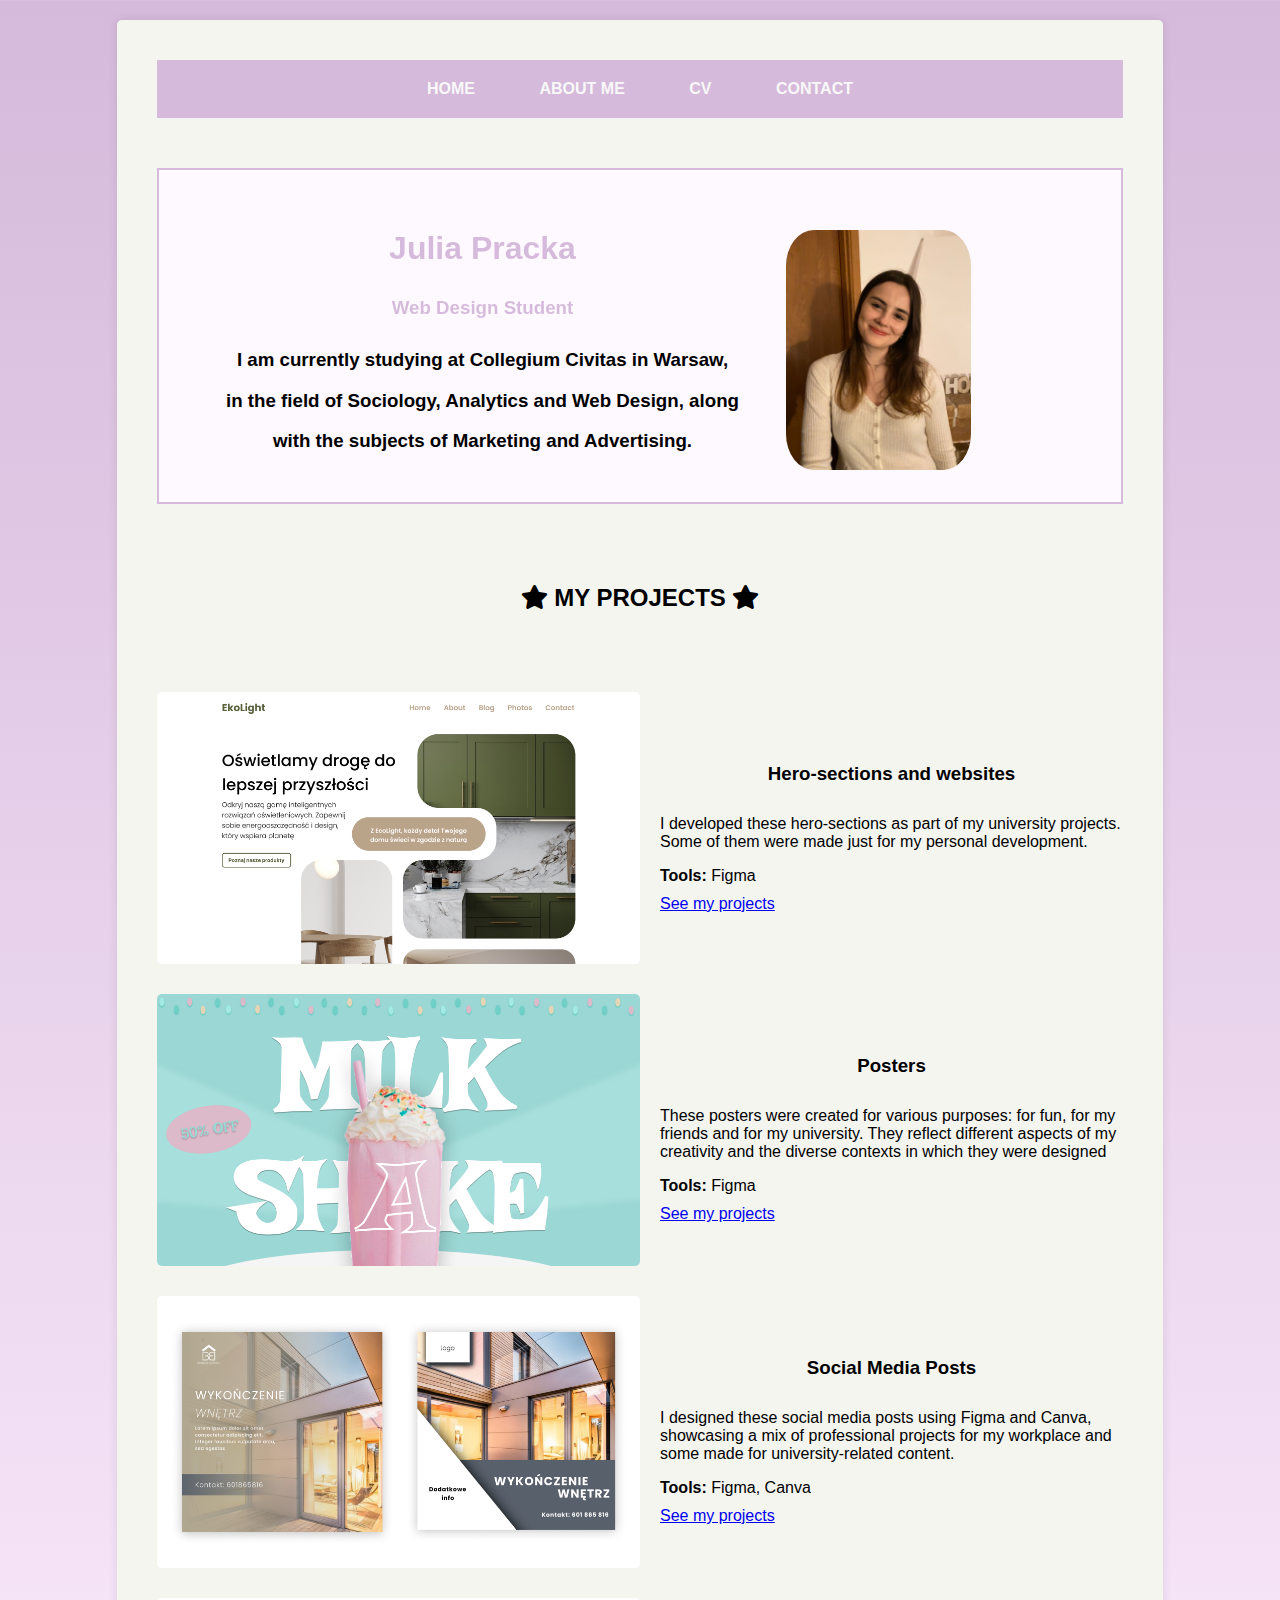
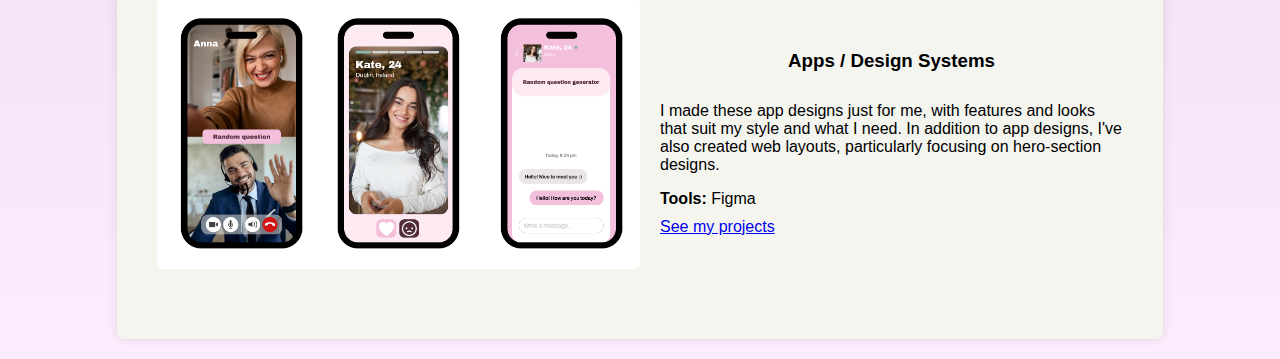
<file: home.html>
<!DOCTYPE html>
<html lang="en">
<head>
    <meta charset="UTF-8">
    <meta name="viewport" content="width=device-width, initial-scale=1.0">
    <title>Moje Portfolio</title>
    <link rel="stylesheet" href="https://cdnjs.cloudflare.com/ajax/libs/font-awesome/5.15.4/css/all.min.css">
</head>
<style>
body {
    font-family: Arial, sans-serif;
    margin: 0;
    padding: 0;
    background-color: #000000;background-image: linear-gradient(to bottom, #D5BADB, rgb(252, 236, 253)); /* Gradient kolorów */
    background-size: cover; /* Ustawienie tła na pełną szerokość i wysokość okna przeglądarki */
    background-position: center; /* Wyśrodkowanie tła */
    color: #000000; /* Kolor tekstu na tle gradientowym */
}
.container {
    max-width: 2000px;
    margin: 20px auto;
    margin-left: 117px;
   margin-right: 117px;
    padding: 20px;
    background-color: #f5f5f0;
    border-radius: 5px;
    box-shadow: 0 0 10px rgba(0, 0, 0, 0.1);
}
.section-background {
    background-color: #fef8ff; 
    max-width: 1200px;
    margin: 20px auto;
    margin-top: 50px;
    padding: 20px;
    max-height: fit-content;
border: 2px solid #D5BADB;
}
nav {
    text-align: center;
    margin-bottom: 20px;
}
nav ul {
    list-style-type: none;
    padding: 0;
    margin: 0;
    overflow: hidden;
    background-color: #D5BADB; /* Jasny kolor tła paska nawigacyjnego */
    
    
}
nav ul li {
    display: inline-block;
    margin-right: 20px;
   
}
nav ul li:last-child {
    margin-right: 0;
}
nav ul li a {
    display: block;
    color: #f8f8f8; /* Kolor tekstu linku */
    text-align: center;
    padding: 20px; /* Wielkość przycisku */
    text-decoration: none;
    font-weight: bold; /* Pogrubienie tekstu */
    font-family: 'Arial', sans-serif; /* Czcionka */
    transition: all 0.3s ease; /* Płynne przejście dla efektu hover */
   
    box-sizing: border-box; /* Obejście marginesu zewnętrznego */
}

nav ul li a:hover {
color: #D5BADB; /* Zmień kolor na pomarańczowy podczas najechania */
}

li a:hover {
background-color: #f3d7fc; /* Kolor tła po najechaniu */
color: #D5BADB; /* Kolor tekstu po najechaniu */
border-radius: 10px; /* Zaokrąglenie krawędzi */
}
h1 {
    text-align: center;
    margin-bottom: 30px;
    margin-top: 40px;

}
h2 {
    text-align: center;
    margin-top: 80px;
    margin-bottom: 80px;
}
h3{
    text-align: center;
    margin-bottom: 30px;
}
.project {
    margin-bottom: 30px;
}
.project img {
    width: 100%;
    border-radius: 5px;
}
.project h2 {
    margin-top: 10px;
}
.project p {
    margin-bottom: 10px;
}
.profile {
text-align: center;
margin-bottom: 30px;
}
.profile img {
width: 185px;
height: 240px;
float: right;
border-radius: 15%;
margin-bottom: 20px;
margin-right: 130px;
}  
span{
background: -webkit-linear-gradient(#D5BADB, #D5BADB);
-webkit-background-clip: text;
-webkit-text-fill-color: transparent;
}

.profile-info {
float: left; /* Informacje o profilu po lewej */
}
@media (min-width: 768px) {
    .container {
        padding: 40px;
    }
    .project {
        display: flex;
        align-items: center;
    }
    .project img {
        width: 50%;
        margin-right: 20px;
    }
}
</style>
<body>
    <div class="container">
        <nav>
            <ul>
                <li><a href="home.html">HOME</a></li>
                <li><a href="aboutme.html">ABOUT ME</a></li>
                <li><a href="cv.html">CV</a></li>
                <li><a href="contact.html">CONTACT</a></li>
            </ul>
        </nav>
        <div class="section-background">
        <div class="profile">
            <img src="img/profile.jpg" alt="Profile Picture">
            <h1><span>Julia Pracka</span></h1>
            <h3><span>Web Design Student</span><h3>
            <p>I am currently studying at Collegium Civitas in Warsaw,
                <p>in the field of Sociology, Analytics and Web Design, along</p>
                <p>with the subjects of Marketing and Advertising.</p>
        </div>
        </div>
        <h2><i class="fas fa-star"></i>  MY PROJECTS  <i class="fas fa-star"></i></h2>
        
        <div class="project">
            <img src="img/hero-section-projekt.png" alt="Project 1">
            <div>
                <h3>Hero-sections and websites</h3>
                <p>I developed these hero-sections as part of my university projects. Some of them were made just for my personal development. </p>
                <p><strong>Tools:</strong> Figma</p>
                <a href="hero.html">See my projects</a>
            </div>
        </div>
        
        <div class="project">
            <img src="img/milk shake.png" alt="Project 2">
            <div>
                <h3>Posters</h3>
                <p>These posters were created for various purposes: for fun, for my friends and for my university. They reflect different aspects of my creativity and the diverse contexts in which they were designed</p>
                <p><strong>Tools:</strong> Figma</p>
                <a href="poster.html">See my projects</a>
            </div>
        </div>
        <div class="project">
            <img src="img/smposts.png" alt="Project 2">
            <div>
                <h3>Social Media Posts</h3>
                <p>I designed these social media posts using Figma and Canva, showcasing a mix of professional projects for my workplace and some made for university-related content.</p>
                <p><strong>Tools:</strong> Figma, Canva</p>
                <a href="posts.html">See my projects</a>
            </div>
            </div>
            <div class="project">
                <img src="img/apki1.png" alt="Project 2">
                <div>
                    <h3>Apps / Design Systems</h3>
                    <p>I made these app designs just for me, with features and looks that suit my style and what I need. In addition to app designs, I've also created web layouts, particularly focusing on hero-section designs. </p>
                    <p><strong>Tools:</strong> Figma</p>
                    <a href="apps.html">See my projects</a>
                </div>
        </div>
        <!-- You can add more projects here -->

    </div>
</body>
</html>
</file>
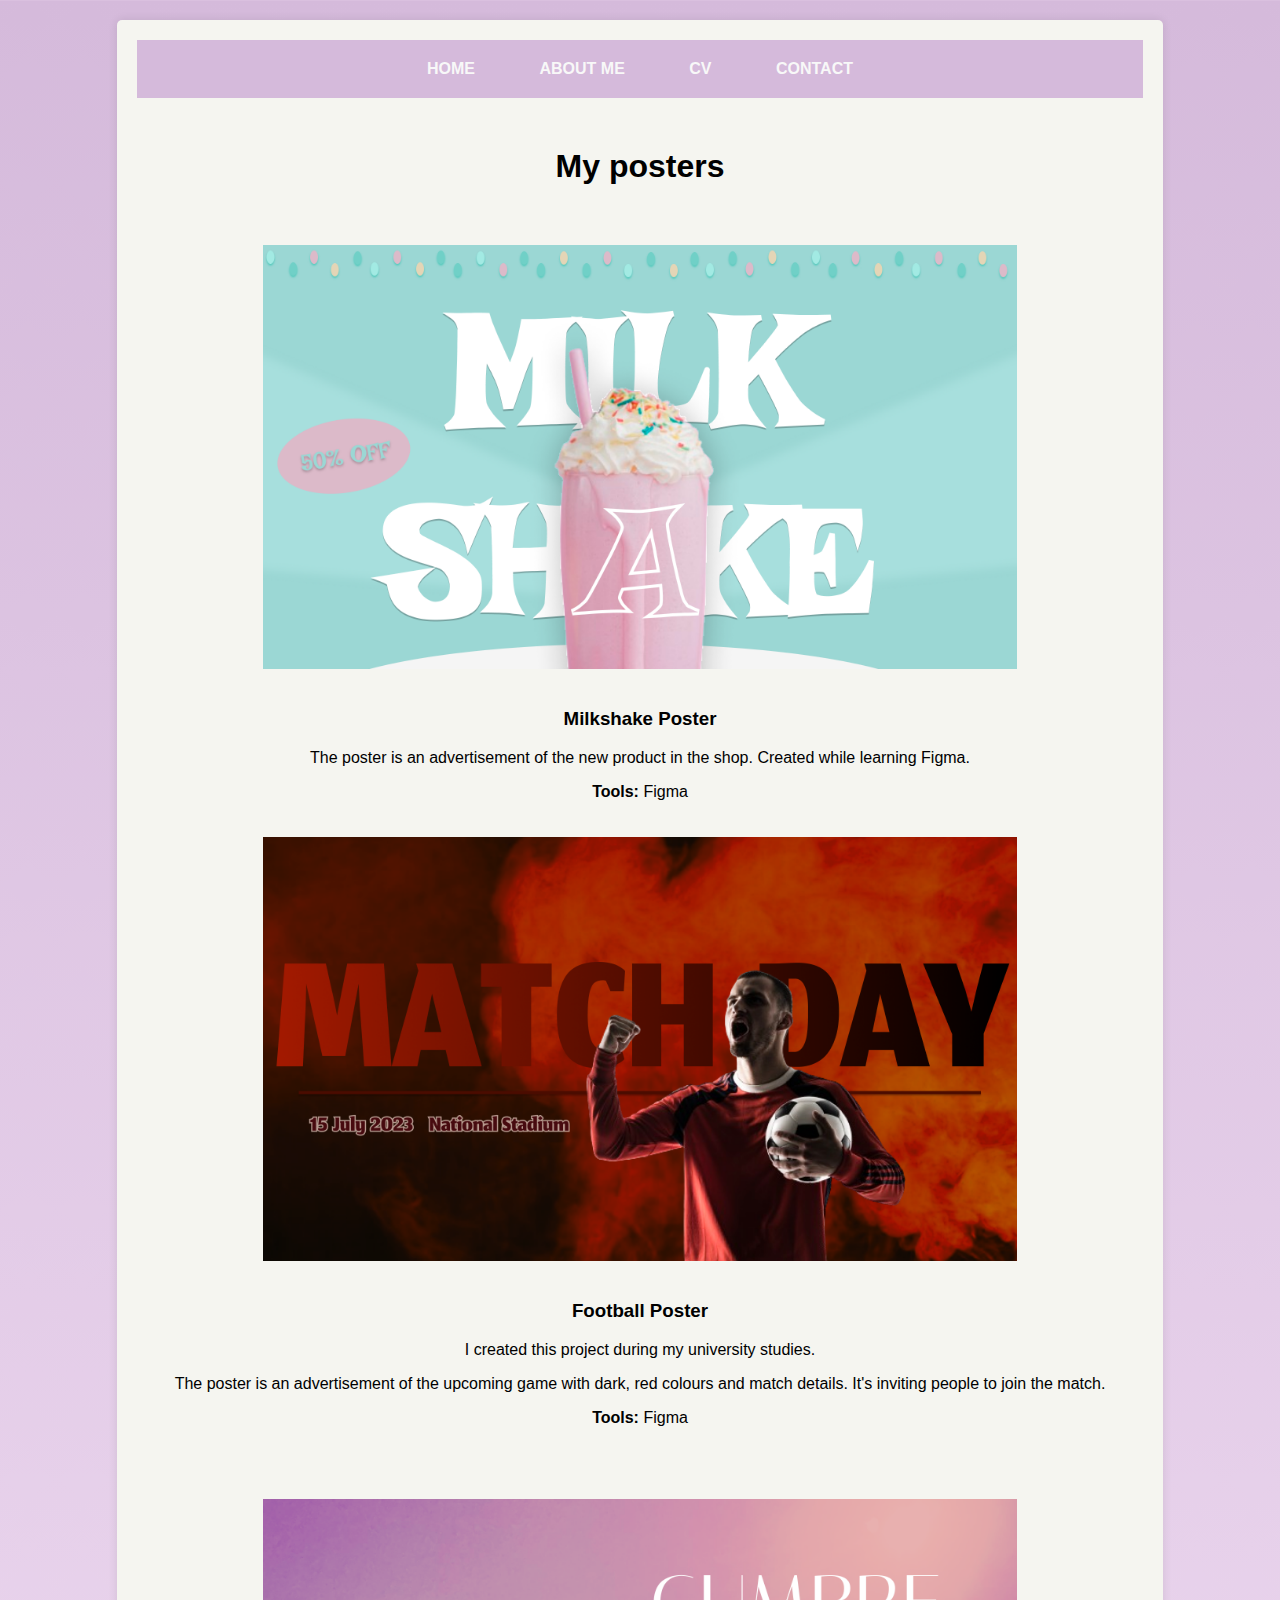
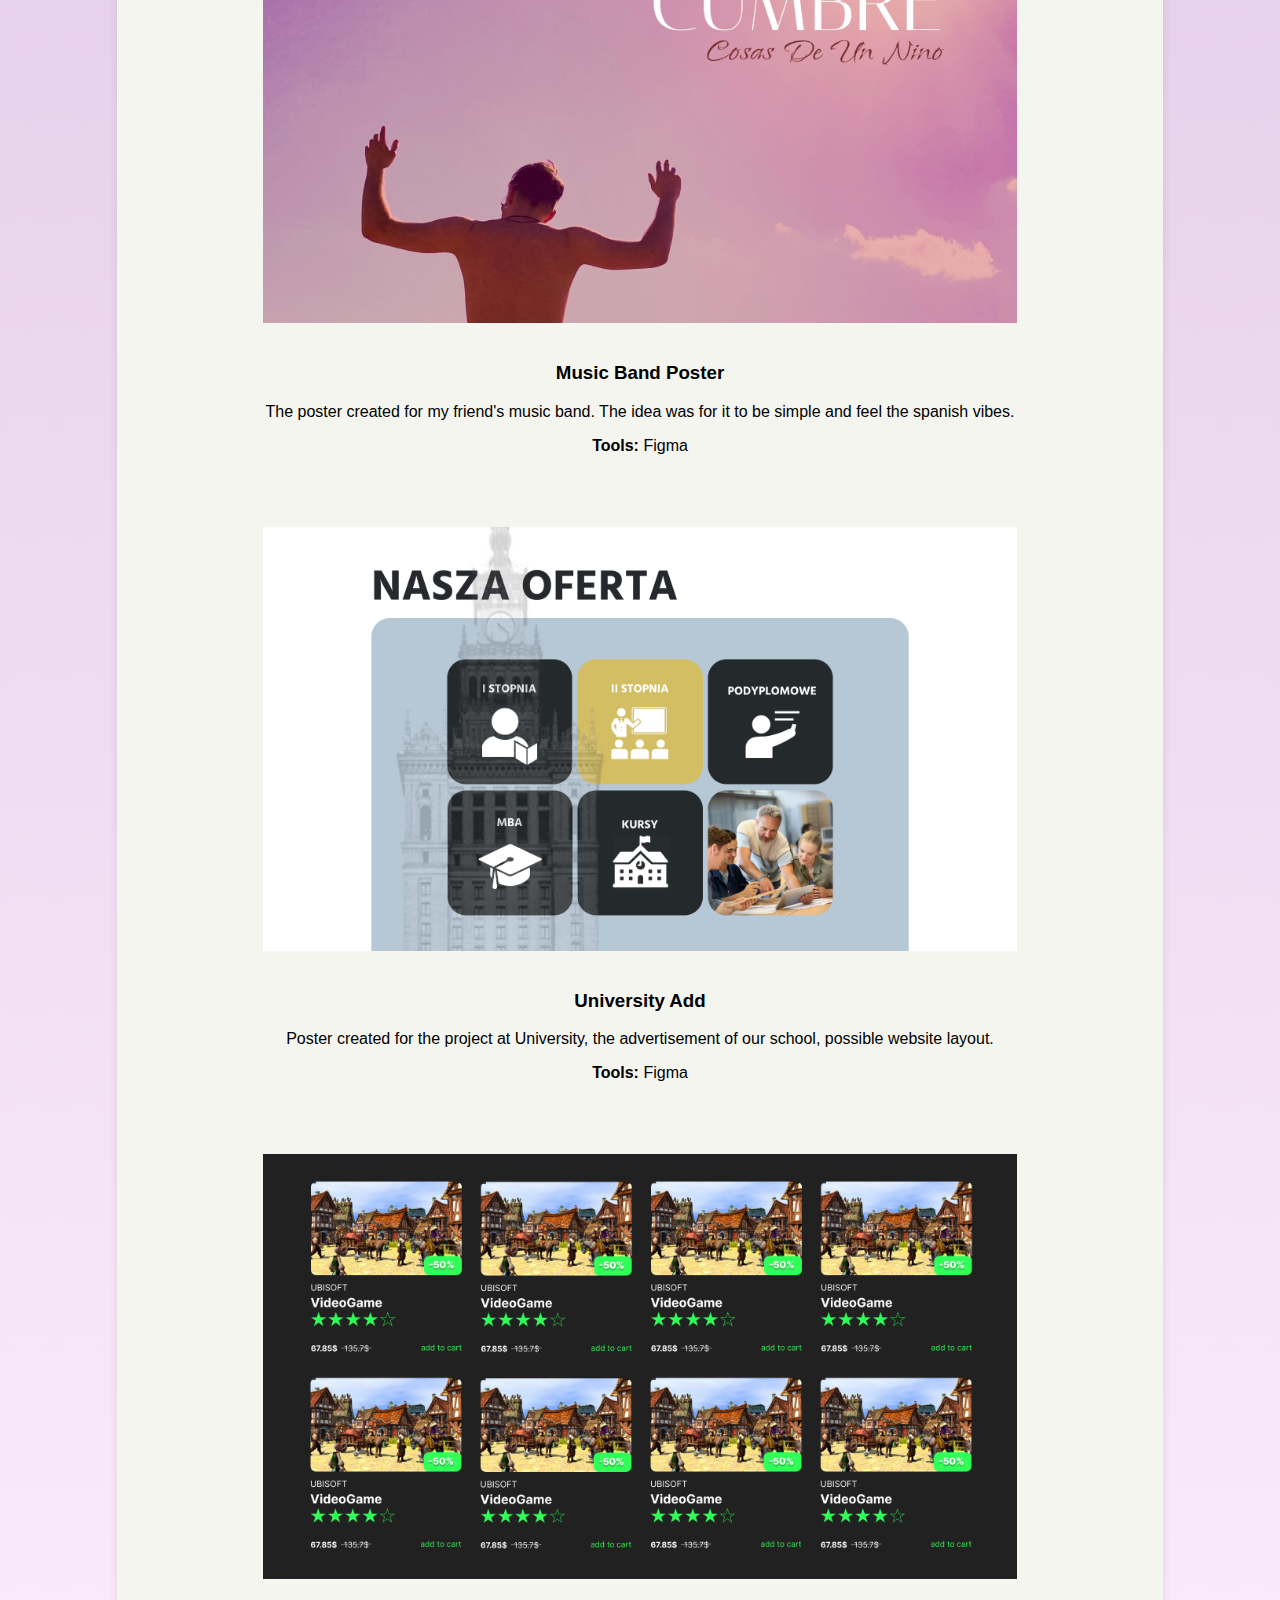
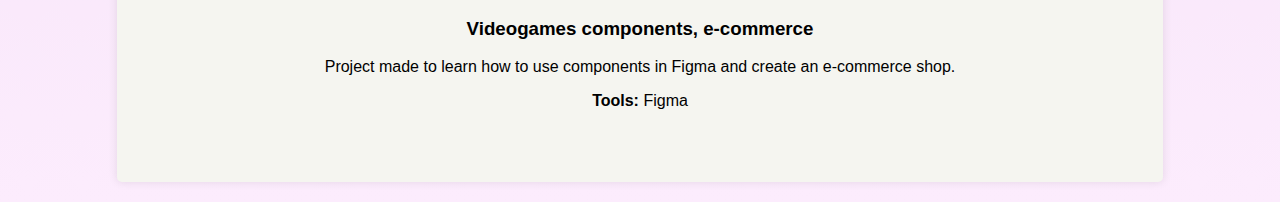
<file: poster.html>
<!DOCTYPE html>
<html lang="en">
<head>
    <meta charset="UTF-8">
    <meta name="viewport" content="width=device-width, initial-scale=1.0">

    <!DOCTYPE html>
<html lang="pl">
<head>
    <meta charset="UTF-8">
    <meta name="viewport" content="width=device-width, initial-scale=1.0">
    <title>CV</title>
    <style>
        /* Stylizacja */
        body {
            font-family: Arial, sans-serif;
            margin: 0;
            padding: 0;
            background-image: linear-gradient(to bottom, #D5BADB, rgb(252, 236, 253)); /* Gradient kolorów */
        background-size: cover; /* Ustawienie tła na pełną szerokość i wysokość okna przeglądarki */
        background-position: center; /* Wyśrodkowanie tła */
        color: #000000; /* Kolor tekstu na tle gradientowym */
        }
        .container {

            max-width: 2000px;
            margin: 20px auto;
            margin-left: 117px;
           margin-right: 117px;
            padding: 20px;
            background-color: #f5f5f0;
            border-radius: 5px;
            box-shadow: 0 0 10px rgba(0, 0, 0, 0.1);
        }
        nav {
        text-align: center;
        margin-bottom: 20px;
    }
    nav ul {
        list-style-type: none;
        padding: 0;
        list-style-type: none;
        margin: 0;
        padding: 0;
        overflow: hidden;
        background-color: #D5BADB; /* Jasny kolor tła paska nawigacyjnego */
        
        
    }
    nav ul li {
        display: inline-block;
        margin-right: 20px;
       
    }
    nav ul li:last-child {
        margin-right: 0;
    }
    nav ul li a {
        display: block;
        color: #f8f8f8; /* Kolor tekstu linku */
        text-align: center;
        padding: 20px; /* Wielkość przycisku */
        text-decoration: none;
        font-weight: bold; /* Pogrubienie tekstu */
        font-family: 'Arial', sans-serif; /* Czcionka */
        transition: all 0.3s ease; /* Płynne przejście dla efektu hover */
       
        box-sizing: border-box; /* Obejście marginesu zewnętrznego */
    }

nav ul li a:hover {
    color: #D5BADB; /* Zmień kolor na pomarańczowy podczas najechania */
}
li:last-child a {
    border-right: none;
}
li a:hover {
    background-color: #f3d7fc; /* Kolor tła po najechaniu */
    color: #D5BADB; /* Kolor tekstu po najechaniu */
    border-radius: 10px; /* Zaokrąglenie krawędzi */
}
        header {
            background-color: #333;
            color: #fff;
            padding: 20px;
            text-align: center;
        }
        img {
            max-width: 75%;
            height: auto;
            display: block;
            margin: 0 auto;
            padding: 20px;
        }
        h2 {
            text-align: center;
            margin-top: 50px;
        }
        a {
            color: black;
       
        }
        .pdf{
            margin-left: 550px;
            margin-top: 30px;
            margin-bottom: 30px;
        }
        h1{
            text-align: center;
            margin-top: 50px;
            margin-bottom: 40px;
        }
        p{
            text-align: center;
        }
        h3{
            text-align: center;
        }
        
    </style>
</head>
<body>
    <div class="container">
        <nav>
            <ul>
                <li><a href="home.html">HOME</a></li>
                <li><a href="aboutme.html">ABOUT ME</a></li>
                <li><a href="cv.html">CV</a></li>
                <li><a href="contact.html">CONTACT</a></li>
            </ul>
        </nav>
        <main>
            <h1>My posters</h1>
            <div class="project">
            </div>
            <img src="img/milk shake.png" alt="Project 1">
        <div>
            <h3>Milkshake Poster</h3>
                <p>The poster is an advertisement of the new product in the shop. Created while learning Figma.</p>
            </p>
            <p><strong>Tools:</strong> Figma</p>
                <img src="img/football add.png" alt="Project 1">
                <div>
                    <h3>Football Poster</h3>
                    <p>I created this project during my university studies.
                        <p>The poster is an advertisement of the upcoming game with dark, red colours and match details. It's inviting people to join the match.</p>
                    </p>
                    <p><strong>Tools:</strong> Figma</p>
                  
                </div>
            </div>
            <br>
            <br>
            <div class="project">
                <img src="img/cumbre.png" alt="Project 2">
                <div>
                    <h3>Music Band Poster</h3>
                    <p>The poster created for my friend's music band. The idea was for it to be simple and feel the spanish vibes.</p>
                    <p><strong>Tools:</strong> Figma</p>
                    
                </div>
                <br>
            <br>
            <div class="project">
                <img src="img/poster cc.png" alt="Project 2">
                <div>
                    <h3>University Add</h3>
                    <p>Poster created for the project at University, the advertisement of our school, possible website layout. </p>
                    <p><strong>Tools:</strong> Figma</p>
                    
                </div>
                <br>
                <br>
                <div class="project">
                    <img src="img/postervideogame.png" alt="Project 2">
                    <div>
                        <h3>Videogames components, e-commerce</h3>
                        <p>Project made to learn how to use components in Figma and create an e-commerce shop.</p>
                        <p><strong>Tools:</strong> Figma</p>
                        
                    
                    <br>
                    <br>
            </div>
    </body>
    </html>
</file>
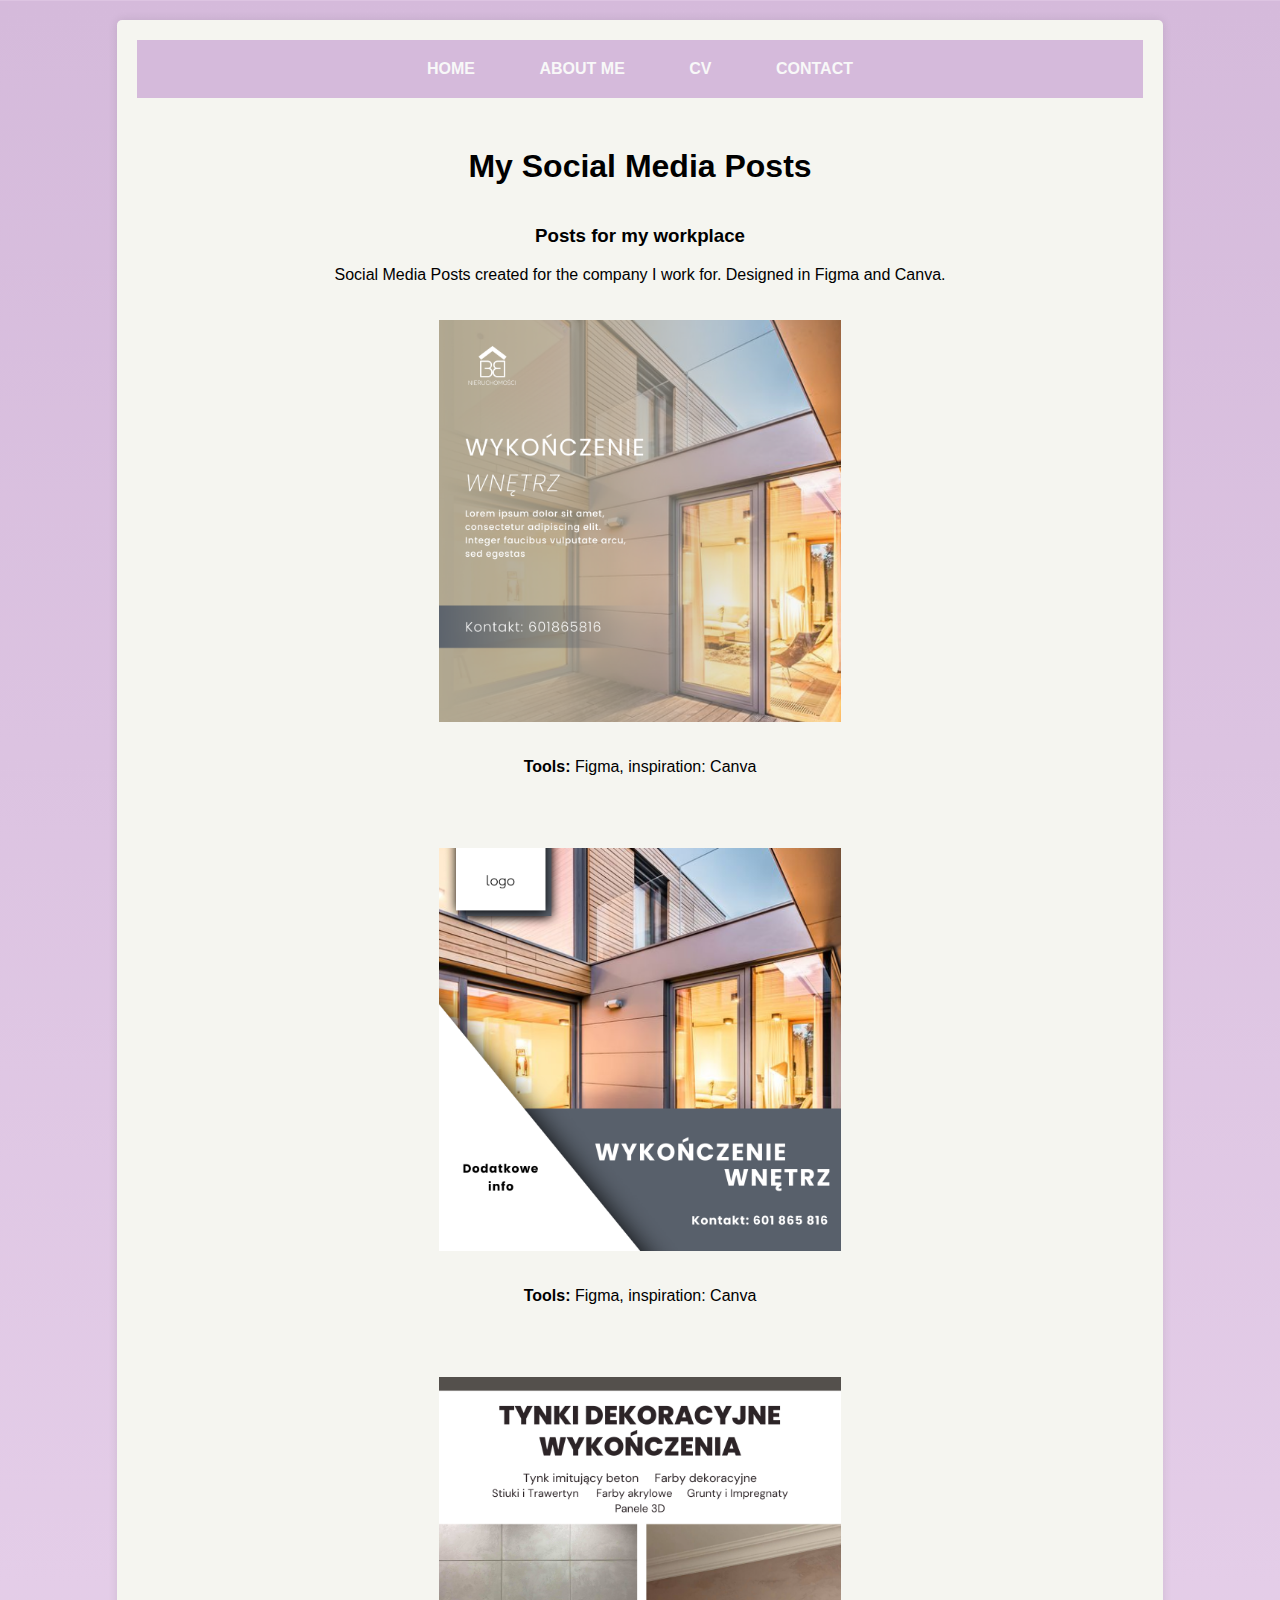
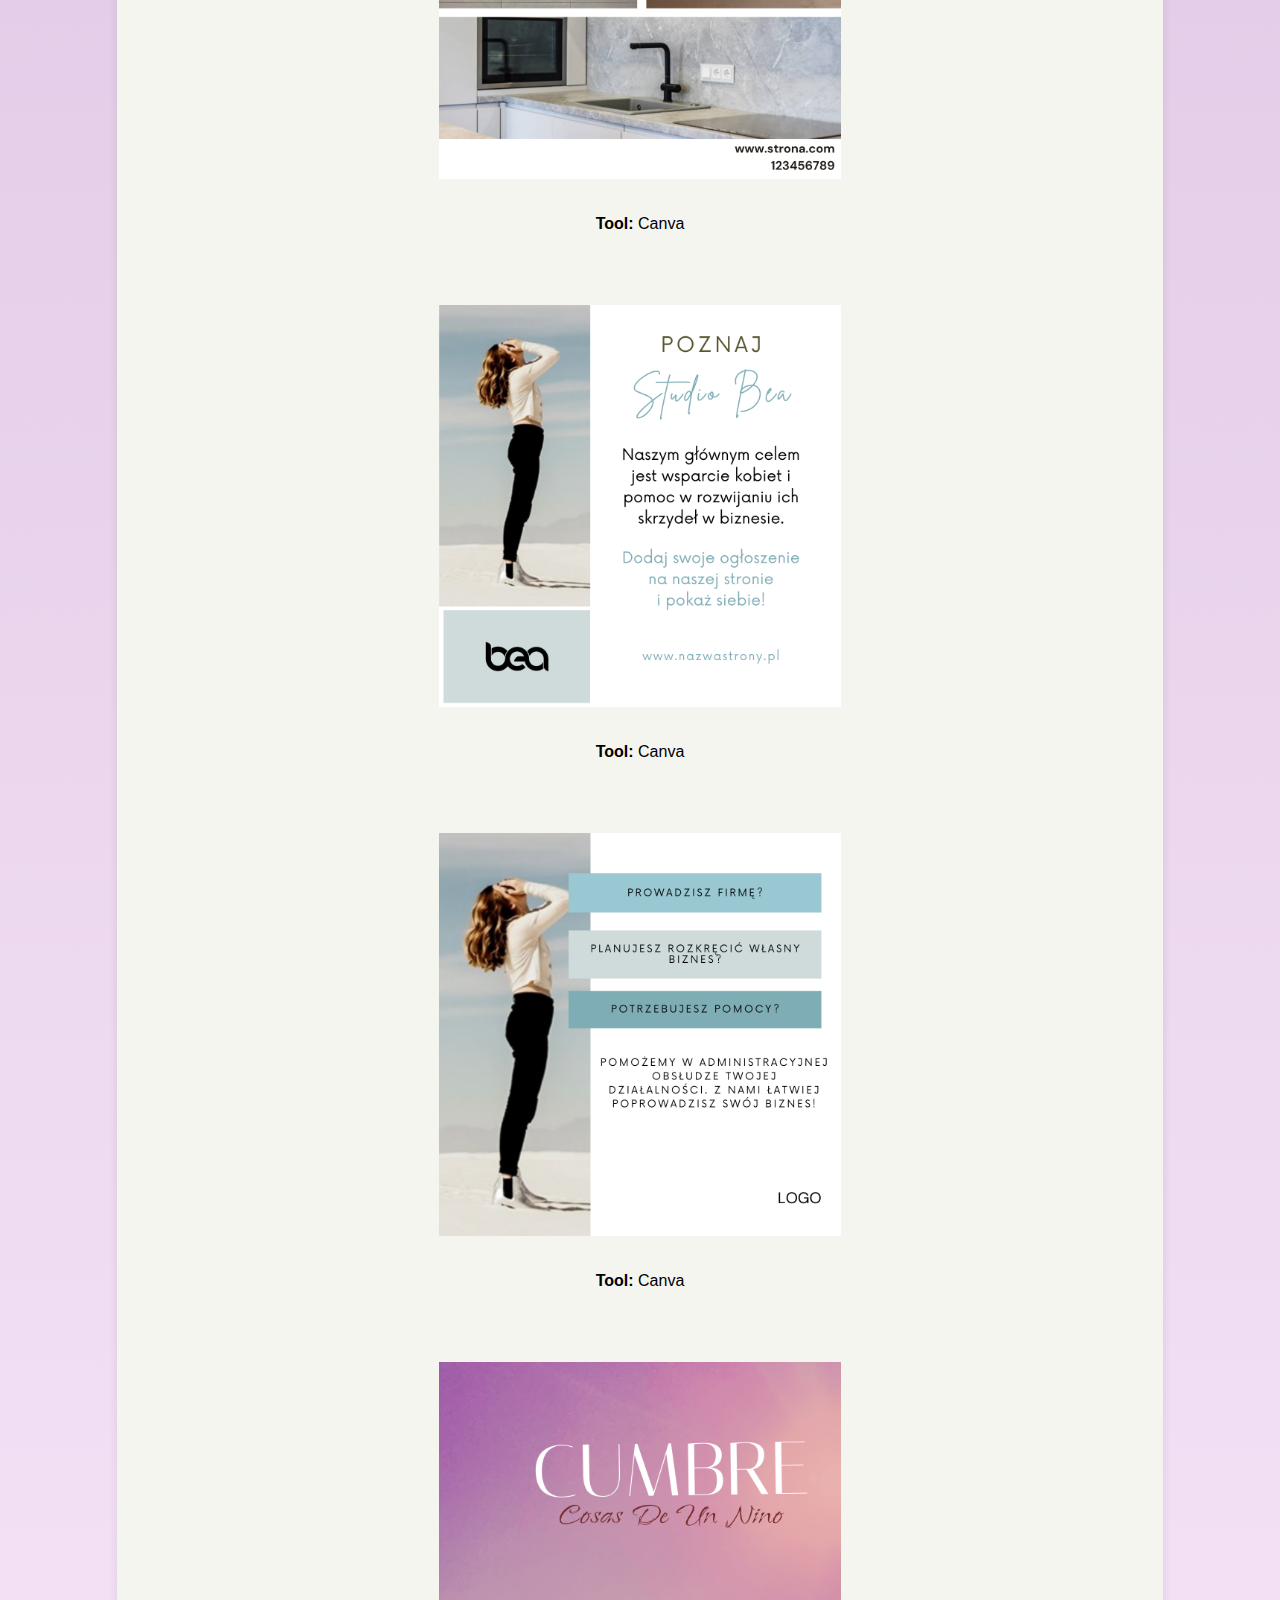
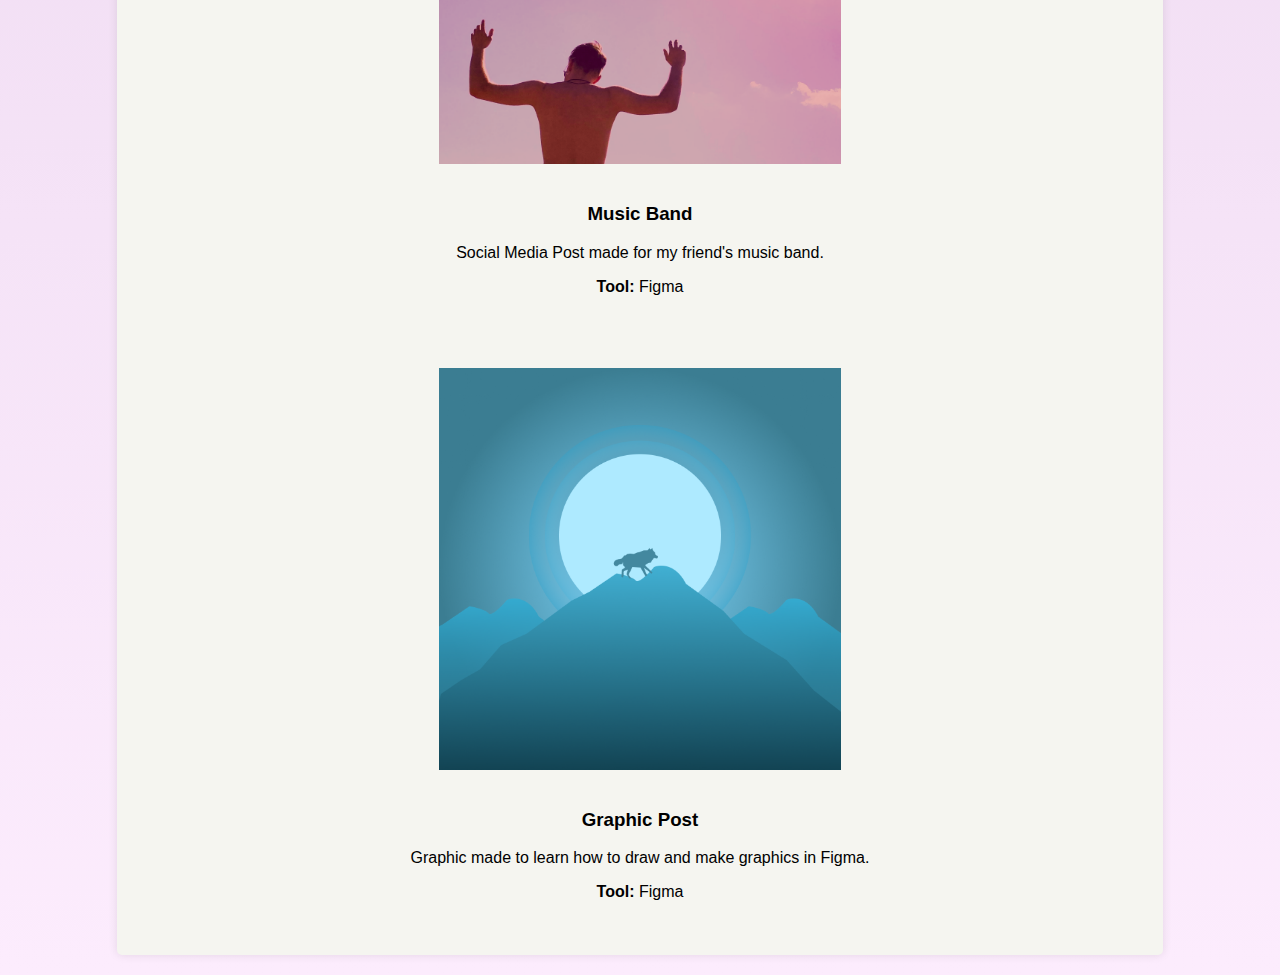
<file: posts.html>
<!DOCTYPE html>
<html lang="en">
<head>
    <meta charset="UTF-8">
    <meta name="viewport" content="width=device-width, initial-scale=1.0">

    <!DOCTYPE html>
<html lang="pl">
<head>
    <meta charset="UTF-8">
    <meta name="viewport" content="width=device-width, initial-scale=1.0">
    <title>CV</title>
    <style>
        /* Stylizacja */
        body {
            font-family: Arial, sans-serif;
            margin: 0;
            padding: 0;
            background-image: linear-gradient(to bottom, #D5BADB, rgb(252, 236, 253)); /* Gradient kolorów */
        background-size: cover; /* Ustawienie tła na pełną szerokość i wysokość okna przeglądarki */
        background-position: center; /* Wyśrodkowanie tła */
        color: #000000; /* Kolor tekstu na tle gradientowym */
        }
        .container {

            max-width: 2000px;
            margin: 20px auto;
            margin-left: 117px;
           margin-right: 117px;
            padding: 20px;
            background-color: #f5f5f0;
            border-radius: 5px;
            box-shadow: 0 0 10px rgba(0, 0, 0, 0.1);
        }
        nav {
        text-align: center;
        margin-bottom: 20px;
    }
    nav ul {
        list-style-type: none;
        padding: 0;
        list-style-type: none;
        margin: 0;
        padding: 0;
        overflow: hidden;
        background-color: #D5BADB; /* Jasny kolor tła paska nawigacyjnego */
        
        
    }
    nav ul li {
        display: inline-block;
        margin-right: 20px;
       
    }
    nav ul li:last-child {
        margin-right: 0;
    }
    nav ul li a {
        display: block;
        color: #f8f8f8; /* Kolor tekstu linku */
        text-align: center;
        padding: 20px; /* Wielkość przycisku */
        text-decoration: none;
        font-weight: bold; /* Pogrubienie tekstu */
        font-family: 'Arial', sans-serif; /* Czcionka */
        transition: all 0.3s ease; /* Płynne przejście dla efektu hover */
       
        box-sizing: border-box; /* Obejście marginesu zewnętrznego */
    }

nav ul li a:hover {
    color: #D5BADB; /* Zmień kolor na pomarańczowy podczas najechania */
}
li:last-child a {
    border-right: none;
}
li a:hover {
    background-color: #f3d7fc; /* Kolor tła po najechaniu */
    color: #D5BADB; /* Kolor tekstu po najechaniu */
    border-radius: 10px; /* Zaokrąglenie krawędzi */
}
        header {
            background-color: #333;
            color: #fff;
            padding: 20px;
            text-align: center;
        }
        img {
            max-width: 40%;
            height: auto;
            display: block;
            margin: 0 auto;
            padding: 20px;
        }
        h2 {
            text-align: center;
            margin-top: 50px;
        }
        a {
            color: black;
       
        }
        .pdf{
            margin-left: 550px;
            margin-top: 30px;
            margin-bottom: 30px;
        }
        h1{
            text-align: center;
            margin-top: 50px;
            margin-bottom: 40px;
        }
        p{
            text-align: center;
        }
        h3{
            text-align: center;
        }
    </style>
</head>
<body>
    <div class="container">
        <nav>
            <ul>
                <li><a href="home.html">HOME</a></li>
                <li><a href="aboutme.html">ABOUT ME</a></li>
                <li><a href="cv.html">CV</a></li>
                <li><a href="contact.html">CONTACT</a></li>
            </ul>
        </nav>
        <main>
            <h1>My Social Media Posts</h1>
            <div class="project">
                <h3>Posts for my workplace</h3>
                    <p>Social Media Posts created for the company I work for. Designed in Figma and Canva. </p>
                <img src="img/ww post.png" alt="Project 1">
                <div>
                    <p><strong>Tools:</strong> Figma, inspiration: Canva</p>
                  
                </div>
            </div>
            <br>
            <br>
            <div class="project">
                <img src="img/ww post2.png" alt="Project 2">
                <div>
                    <p><strong>Tools:</strong> Figma, inspiration: Canva</p>
                    
                </div>
                
                    <br>
                     <br>
                    <div class="project">
                        <img src="img/tynki2.png" alt="Project 2">
                        <div>
                            <p><strong>Tool:</strong> Canva</p>
                            
                        </div>
                       
                <br>
                <br>
                <div class="project">
                    <img src="img/bea1.png" alt="Project 2">
                    <div>

                        <p><strong>Tool:</strong> Canva</p>
                        
                    </div>
                    <br>
                    
                <br>
                <div class="project">
                    <img src="img/bea2.png" alt="Project 2">
                    <div>
                        <p><strong>Tool:</strong> Canva</p>
                        
                    </div>
                <br>
                <br>
                <div class="project">
                    <img src="img/cumbre post.png" alt="Project 2">
                    <div>
                        <h3>Music Band</h3>
                        <p>Social Media Post made for my friend's music band.</p>
                        <p><strong>Tool:</strong> Figma</p>
                        
                    </div>
                    <br>
                <br>
                <div class="project">
                    <img src="img/postwolf.png" alt="Project 2">
                    <div>
                        <h3>Graphic Post</h3>
                        <p>Graphic made to learn how to draw and make graphics in Figma.</p>
                        <p><strong>Tool:</strong> Figma</p>
                        
                    </div>
                    <br>
            </div>
    </body>
    </html>
</file>
